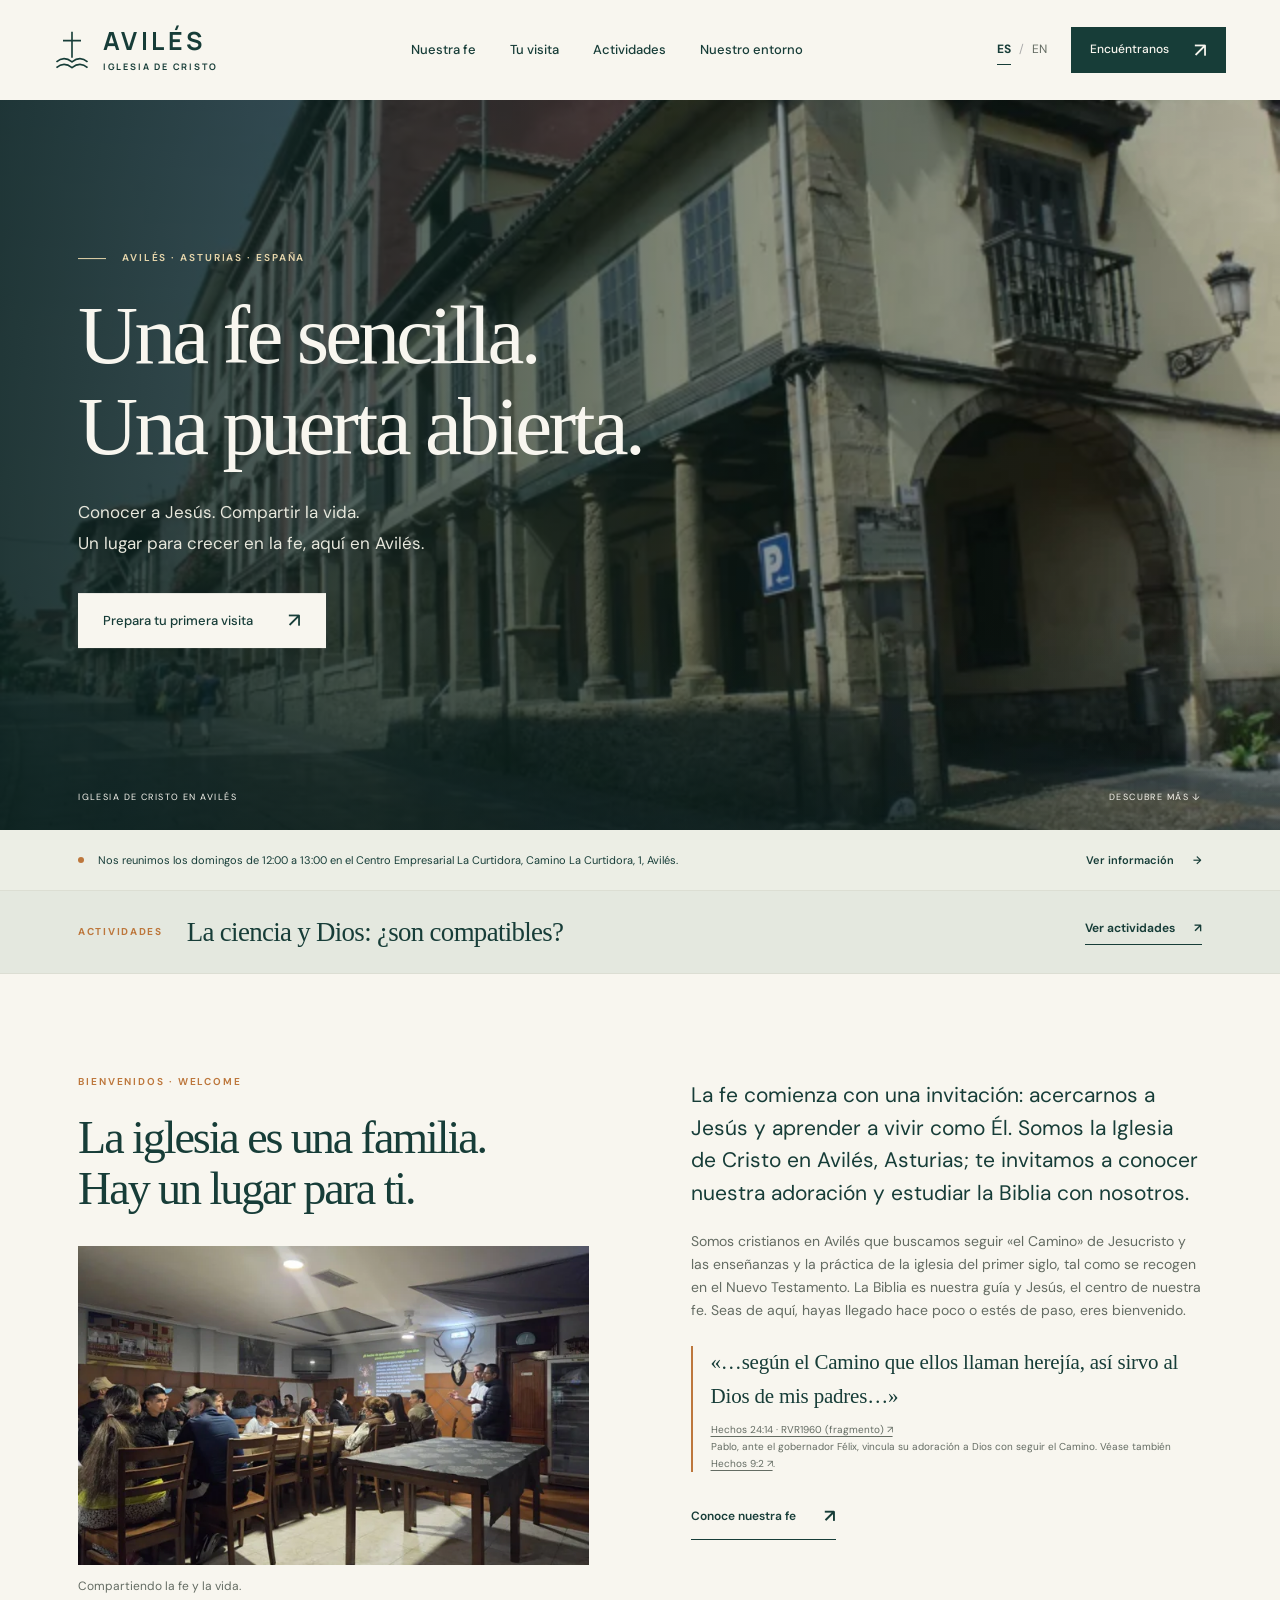
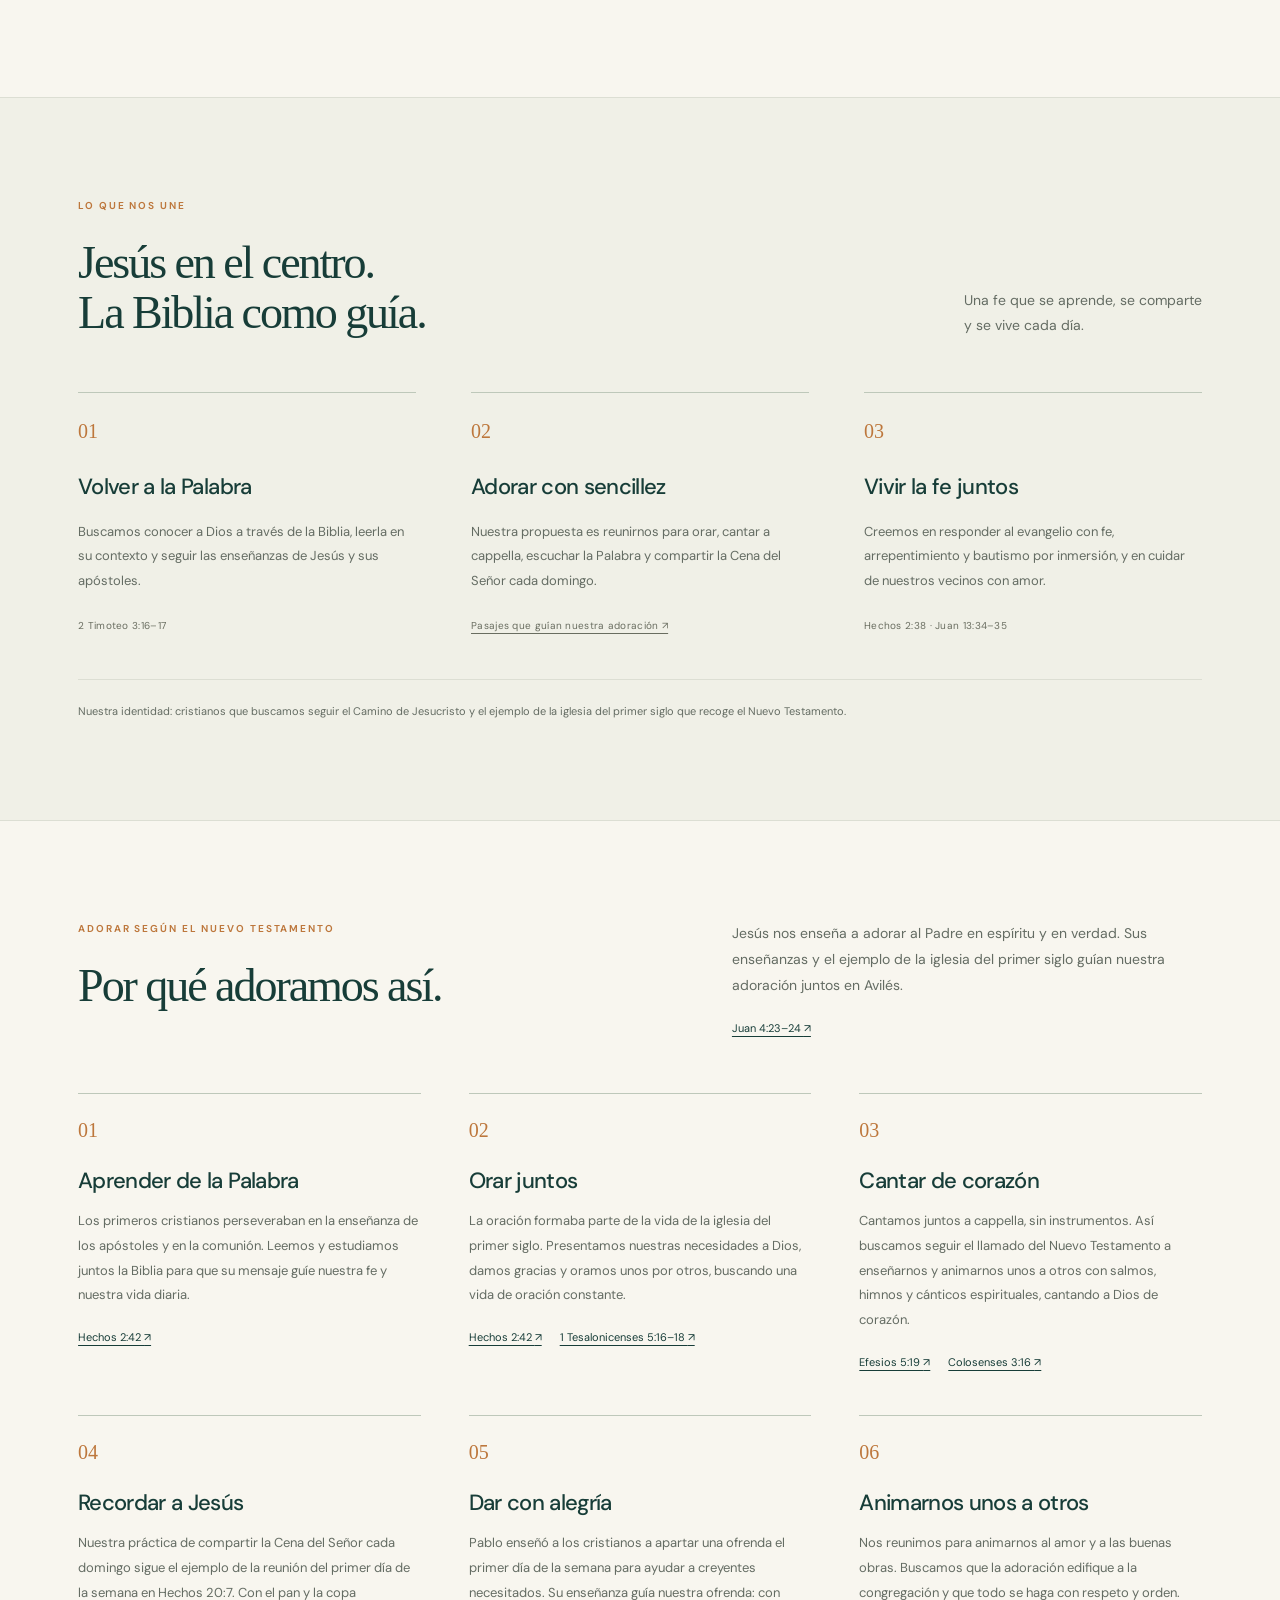
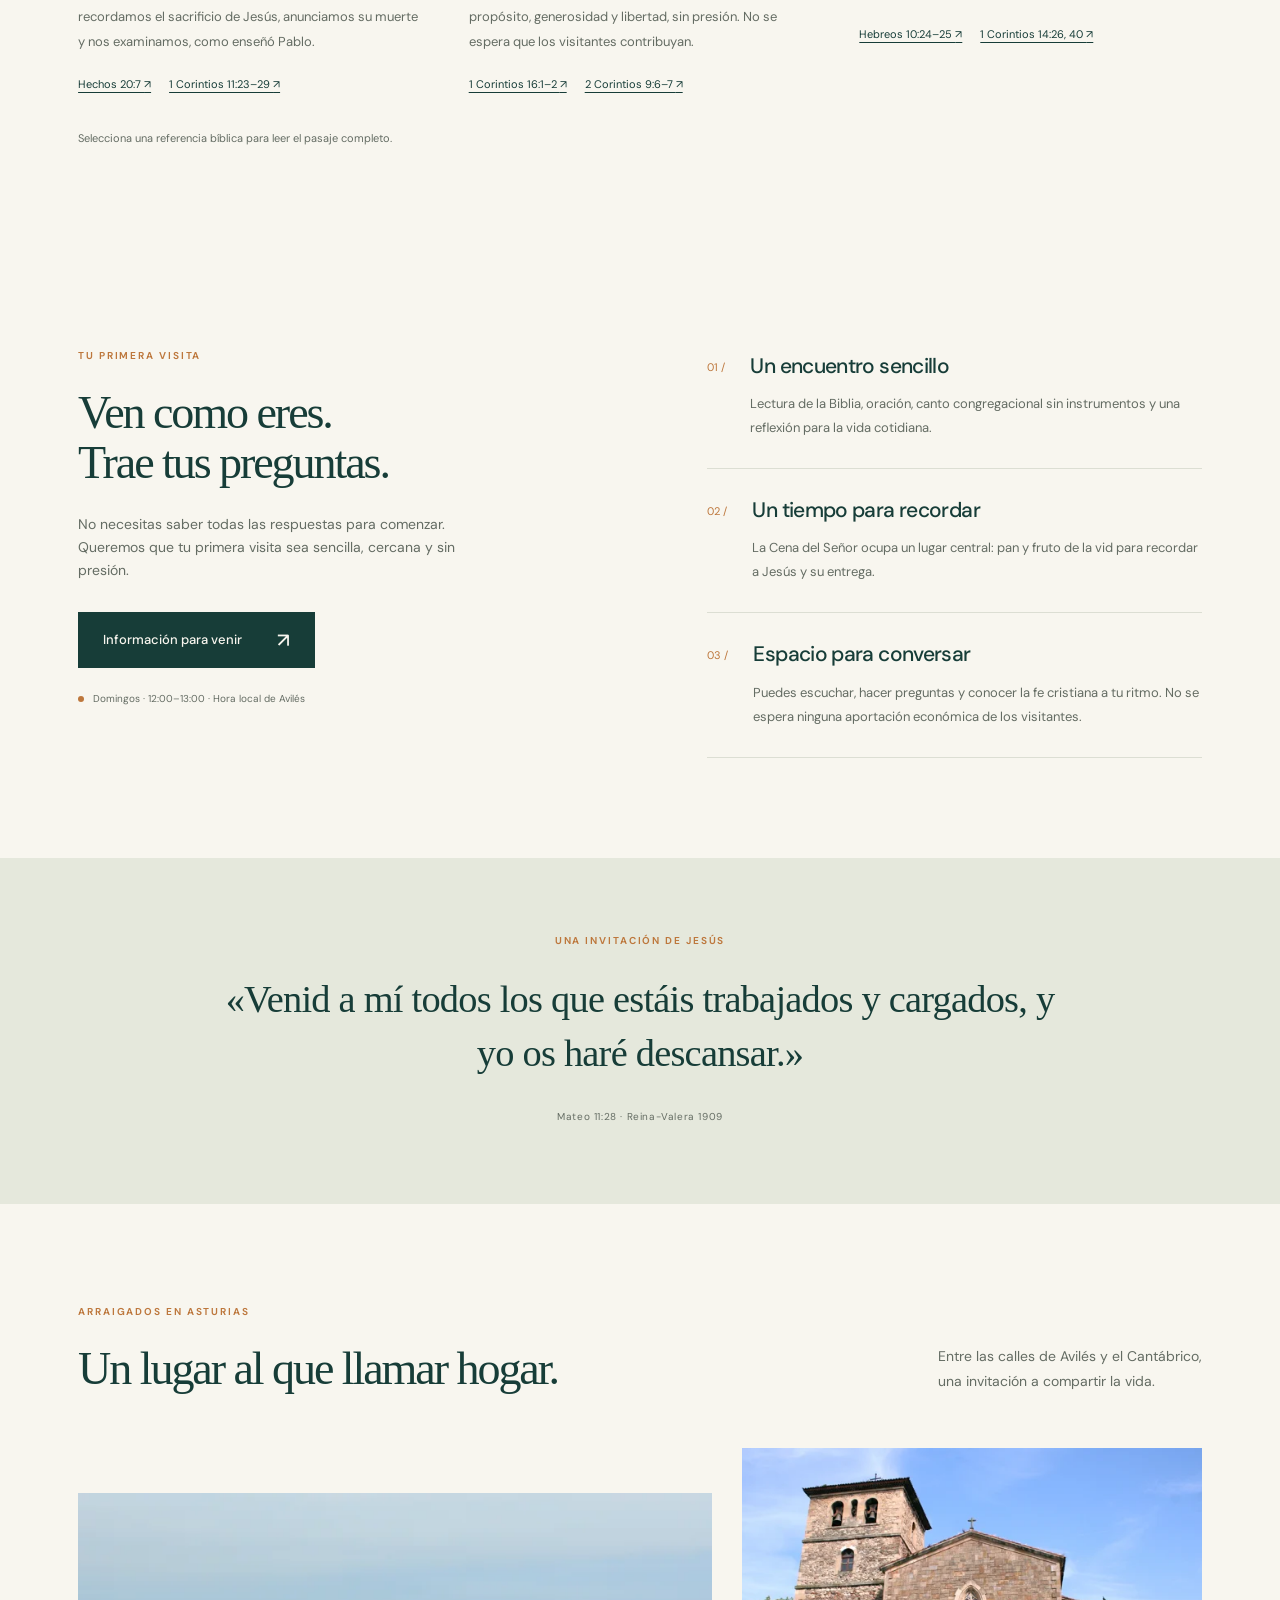
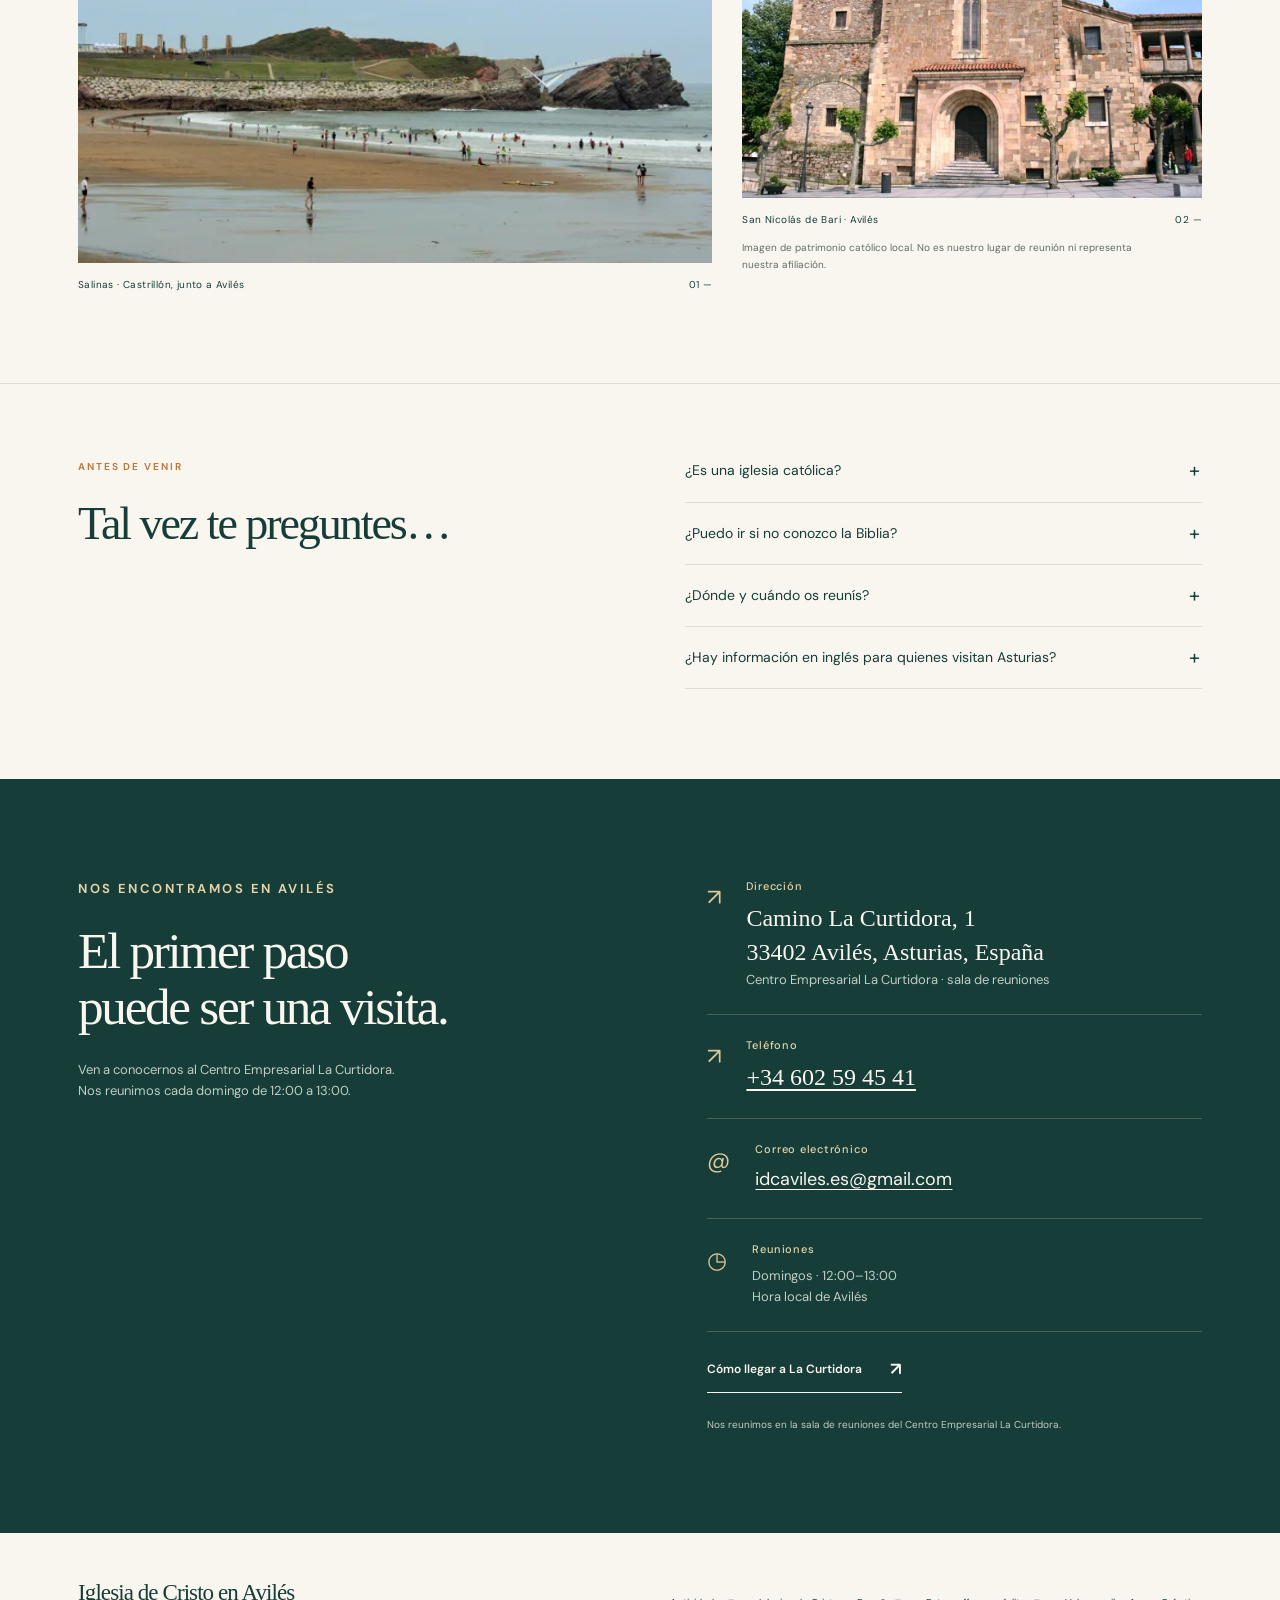
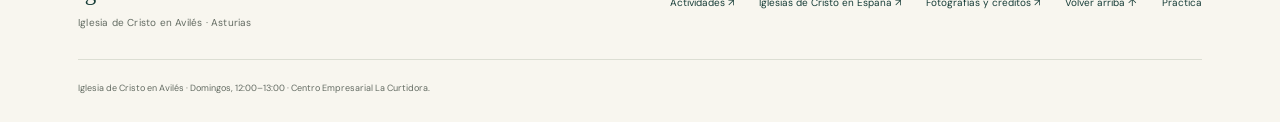
<file: index.html>
<!DOCTYPE html>

<html lang="es">
<head>
<meta charset="utf-8"/><meta content="width=device-width,initial-scale=1" name="viewport"/>
<title>Iglesia de Cristo en Avilés, Asturias | Domingos 12:00–13:00</title>
<meta content="Iglesia de Cristo en Avilés, Asturias. Culto los domingos de 12:00 a 13:00 en Centro Empresarial La Curtidora, Camino La Curtidora, 1. Ven a conocernos." name="description"/>
<meta content="#173d38" name="theme-color"/>
<link href="assets/mark.svg" rel="icon" type="image/svg+xml"/>
<link href="styles.css?v=seo-20261025" rel="stylesheet"/><script defer="" src="app.js?v=seo-20261025"></script>
<meta content="index,follow,max-image-preview:large" name="robots"/><link href="https://idc-aviles-asturias.org/" rel="canonical"/><link href="https://idc-aviles-asturias.org/" hreflang="es" rel="alternate"/><link href="https://idc-aviles-asturias.org/en/" hreflang="en" rel="alternate"/><link href="https://idc-aviles-asturias.org/" hreflang="x-default" rel="alternate"/><meta content="website" property="og:type"/><meta content="Iglesia de Cristo en Avilés" property="og:site_name"/><meta content="Iglesia de Cristo en Avilés, Asturias | Domingos 12:00–13:00" property="og:title"/><meta content="Iglesia de Cristo en Avilés, Asturias. Culto los domingos de 12:00 a 13:00 en Centro Empresarial La Curtidora, Camino La Curtidora, 1. Ven a conocernos." property="og:description"/><meta content="https://idc-aviles-asturias.org/" property="og:url"/><meta content="https://idc-aviles-asturias.org/assets/community-gathering.jpg" property="og:image"/><meta content="es_ES" property="og:locale"/><meta content="en_GB" property="og:locale:alternate"/><script type="application/ld+json">{"@context": "https://schema.org", "@type": ["Church", "Organization"], "@id": "https://idc-aviles-asturias.org/#church", "url": "https://idc-aviles-asturias.org/", "name": "Iglesia de Cristo en Avilés", "alternateName": "Avilés Church of Christ", "telephone": "+34602594541", "address": {"@type": "PostalAddress", "streetAddress": "Camino La Curtidora, 1", "addressLocality": "Avilés", "addressRegion": "Asturias", "addressCountry": "ES", "postalCode": "33402"}, "description": "Iglesia de Cristo en Avilés, Asturias. Culto los domingos de 12:00 a 13:00 en Centro Empresarial La Curtidora, Camino La Curtidora, 1. Ven a conocernos. Reuniones dominicales de 12:00 a 13:00, hora de Avilés.", "email": "idcaviles.es@gmail.com", "image": "https://idc-aviles-asturias.org/assets/community-gathering.jpg"}</script><script type="application/ld+json">{"@context": "https://schema.org", "@type": "WebPage", "url": "https://idc-aviles-asturias.org/", "name": "Iglesia de Cristo en Avilés, Asturias | Domingos 12:00–13:00", "description": "Iglesia de Cristo en Avilés, Asturias. Culto los domingos de 12:00 a 13:00 en Centro Empresarial La Curtidora, Camino La Curtidora, 1. Ven a conocernos.", "inLanguage": "es", "about": {"@id": "https://idc-aviles-asturias.org/#church"}}</script></head>
<body>
<a class="skip" data-i18n="skip" href="#main">Saltar al contenido</a>
<header>
<a aria-label="Iglesia de Cristo en Avilés" class="brand" href="#inicio"><svg aria-hidden="true" viewbox="0 0 44 52"><path d="M22 3v32M11 14h22M3 40q9-8 19 0 10-8 19 0M3 47q9-8 19 0 10-8 19 0"></path></svg><span>AVILÉS<span class="brand-sub" data-i18n="brandSub">IGLESIA DE CRISTO</span></span></a>
<nav aria-label="Principal" id="navigation"><a data-i18n="navFaith" href="#fe">Nuestra fe</a><a data-i18n="navVisit" href="#visita">Tu visita</a><a data-i18n="navActivities" href="activities.html">Actividades</a><a data-i18n="navPlace" href="#asturias">Nuestro entorno</a></nav>
<div class="header-actions"><div aria-label="Idioma / Language" class="languages"><a aria-current="page" data-lang="es" href="https://idc-aviles-asturias.org/" hreflang="es" lang="es">ES</a><span>/</span><a data-lang="en" href="https://idc-aviles-asturias.org/en/" hreflang="en" lang="en">EN</a></div><a class="button small" data-i18n="contact" href="#contacto">Encuéntranos <span>↗</span></a><button aria-controls="navigation" aria-expanded="false" aria-label="Abrir menú" class="menu" type="button">☰</button></div>
</header>
<main id="main">
<section class="hero" id="inicio">
<picture><source sizes="(max-width: 760px) 100vw, 50vw" srcset="assets/aviles-galiana-640.webp 640w, assets/aviles-galiana-1280.webp 1280w" type="image/webp"/><img alt="Soportales de la calle Galiana en el casco histórico de Avilés" class="hero-image" decoding="async" fetchpriority="high" height="2736" src="assets/aviles-galiana.jpg" width="3648"/></picture>
<div class="hero-shade"></div>
<div class="hero-content"><p class="eyebrow light"><span></span> AVILÉS · ASTURIAS · ESPAÑA</p><h1 data-i18n="heroTitle">Una fe sencilla.<br/>Una puerta abierta.</h1><p class="hero-copy" data-i18n="heroCopy">Conocer a Jesús. Compartir la vida.<br/>Un lugar para crecer en la fe, aquí en Avilés.</p><a class="button cream" data-i18n="heroCta" href="#visita">Prepara tu primera visita <span>↗</span></a></div>
<div class="hero-bottom"><span data-i18n="heroIdentity">IGLESIA DE CRISTO EN AVILÉS</span><a data-i18n="discover" href="#bienvenida">DESCUBRE MÁS ↓</a></div>
</section>
<div class="notice"><span class="dot"></span><p data-i18n="notice">Nos reunimos los domingos de 12:00 a 13:00 en el Centro Empresarial La Curtidora, Camino La Curtidora, 1, Avilés.</p><a data-i18n="noticeLink" href="#contacto">Ver información <span>→</span></a></div>
<aside aria-label="Actividades" class="conference-banner"><span class="conference-banner-label" data-i18n="activitiesBannerLabel">ACTIVIDADES</span><strong data-i18n="conferenceBannerTitle">La ciencia y Dios: ¿son compatibles?</strong><a data-i18n="activitiesBannerLink" href="activities.html">Ver actividades <span aria-hidden="true">↗</span></a></aside>
<section class="welcome section" id="bienvenida"><div><p class="eyebrow" data-i18n="welcomeLabel">BIENVENIDOS · WELCOME</p><h2 data-i18n="welcomeTitle">La iglesia es una familia.<br/>Hay un lugar para ti.</h2><figure class="welcome-photo"><picture><source sizes="(max-width: 760px) 100vw, 50vw" srcset="assets/community-gathering-640.webp 640w, assets/community-gathering-1280.webp 1280w" type="image/webp"/><img alt="Personas reunidas alrededor de mesas durante una charla" decoding="async" height="960" loading="lazy" src="assets/community-gathering.jpg" width="1280"/></picture><figcaption data-i18n="communityCaption">Compartiendo la fe y la vida.</figcaption></figure></div><div class="welcome-copy"><p class="lead" data-i18n="welcomeCopy">La fe comienza con una invitación: acercarnos a Jesús y aprender a vivir como Él. Somos la Iglesia de Cristo en Avilés, Asturias; te invitamos a conocer nuestra adoración y estudiar la Biblia con nosotros.</p><p data-i18n="welcomeMore">Somos cristianos en Avilés que buscamos seguir «el Camino» de Jesucristo y las enseñanzas y la práctica de la iglesia del primer siglo, tal como se recogen en el Nuevo Testamento. La Biblia es nuestra guía y Jesús, el centro de nuestra fe. Seas de aquí, hayas llegado hace poco o estés de paso, eres bienvenido.</p><div class="way-scripture" data-i18n="wayScripture"><blockquote>«…según el Camino que ellos llaman herejía, así sirvo al Dios de mis padres…»</blockquote><p><a href="https://www.biblegateway.com/passage/?search=Hechos+24%3A14&amp;version=RVR1960" rel="noopener noreferrer" target="_blank">Hechos 24:14 · RVR1960 (fragmento) ↗</a></p><p>Pablo, ante el gobernador Félix, vincula su adoración a Dios con seguir el Camino. Véase también <a href="https://www.biblegateway.com/passage/?search=Hechos+9%3A2&amp;version=RVR1960" rel="noopener noreferrer" target="_blank">Hechos 9:2 ↗</a>.</p></div><a class="text-link" data-i18n="welcomeLink" href="#fe">Conoce nuestra fe <span>↗</span></a></div></section>
<section class="faith section" id="fe"><div class="section-heading"><div><p class="eyebrow" data-i18n="faithLabel">LO QUE NOS UNE</p><h2 data-i18n="faithTitle">Jesús en el centro.<br/>La Biblia como guía.</h2></div><p data-i18n="faithIntro">Una fe que se aprende, se comparte<br/>y se vive cada día.</p></div><div class="beliefs"><article><span class="number">01</span><h3 data-i18n="belief1Title">Volver a la Palabra</h3><p data-i18n="belief1">Buscamos conocer a Dios a través de la Biblia, leerla en su contexto y seguir las enseñanzas de Jesús y sus apóstoles.</p><span class="reference">2 Timoteo 3:16–17</span></article><article><span class="number">02</span><h3 data-i18n="belief2Title">Adorar con sencillez</h3><p data-i18n="belief2">Nuestra propuesta es reunirnos para orar, cantar a cappella, escuchar la Palabra y compartir la Cena del Señor cada domingo.</p><a class="reference worship-jump" data-i18n="worshipJump" href="#adoracion">Pasajes que guían nuestra adoración ↗</a></article><article><span class="number">03</span><h3 data-i18n="belief3Title">Vivir la fe juntos</h3><p data-i18n="belief3">Creemos en responder al evangelio con fe, arrepentimiento y bautismo por inmersión, y en cuidar de nuestros vecinos con amor.</p><span class="reference">Hechos 2:38 · Juan 13:34–35</span></article></div><p class="identity-note" data-i18n="identityNote">Nuestra identidad: cristianos que buscamos seguir el Camino de Jesucristo y el ejemplo de la iglesia del primer siglo que recoge el Nuevo Testamento.</p></section>
<section aria-labelledby="worship-title" class="worship section" id="adoracion">
<div class="section-heading"><div><p class="eyebrow" data-i18n="worshipLabel">ADORAR SEGÚN EL NUEVO TESTAMENTO</p><h2 data-i18n="worshipTitle" id="worship-title">Por qué adoramos así.</h2></div><div class="worship-intro"><p data-i18n="worshipIntro">Jesús nos enseña a adorar al Padre en espíritu y en verdad. Sus enseñanzas y el ejemplo de la iglesia del primer siglo guían nuestra adoración juntos en Avilés.</p><p class="worship-references" data-i18n="worshipIntroRef"><a href="https://www.biblegateway.com/passage/?search=Juan+4%3A23-24&amp;version=RVR1960" rel="noopener noreferrer" target="_blank">Juan 4:23–24 <span aria-hidden="true">↗</span></a></p></div></div>
<div class="worship-grid">
<article><span aria-hidden="true" class="number">01</span><h3 data-i18n="worship1Title">Aprender de la Palabra</h3><p data-i18n="worship1Body">Los primeros cristianos perseveraban en la enseñanza de los apóstoles y en la comunión. Leemos y estudiamos juntos la Biblia para que su mensaje guíe nuestra fe y nuestra vida diaria.</p><p class="worship-references" data-i18n="worship1Refs"><a href="https://www.biblegateway.com/passage/?search=Hechos+2%3A42&amp;version=RVR1960" rel="noopener noreferrer" target="_blank">Hechos 2:42 <span aria-hidden="true">↗</span></a></p></article>
<article><span aria-hidden="true" class="number">02</span><h3 data-i18n="worship2Title">Orar juntos</h3><p data-i18n="worship2Body">La oración formaba parte de la vida de la iglesia del primer siglo. Presentamos nuestras necesidades a Dios, damos gracias y oramos unos por otros, buscando una vida de oración constante.</p><p class="worship-references" data-i18n="worship2Refs"><a href="https://www.biblegateway.com/passage/?search=Hechos+2%3A42&amp;version=RVR1960" rel="noopener noreferrer" target="_blank">Hechos 2:42 <span aria-hidden="true">↗</span></a> <a href="https://www.biblegateway.com/passage/?search=1+Tesalonicenses+5%3A16-18&amp;version=RVR1960" rel="noopener noreferrer" target="_blank">1 Tesalonicenses 5:16–18 <span aria-hidden="true">↗</span></a></p></article>
<article><span aria-hidden="true" class="number">03</span><h3 data-i18n="worship3Title">Cantar de corazón</h3><p data-i18n="worship3Body">Cantamos juntos a cappella, sin instrumentos. Así buscamos seguir el llamado del Nuevo Testamento a enseñarnos y animarnos unos a otros con salmos, himnos y cánticos espirituales, cantando a Dios de corazón.</p><p class="worship-references" data-i18n="worship3Refs"><a href="https://www.biblegateway.com/passage/?search=Efesios+5%3A19&amp;version=RVR1960" rel="noopener noreferrer" target="_blank">Efesios 5:19 <span aria-hidden="true">↗</span></a> <a href="https://www.biblegateway.com/passage/?search=Colosenses+3%3A16&amp;version=RVR1960" rel="noopener noreferrer" target="_blank">Colosenses 3:16 <span aria-hidden="true">↗</span></a></p></article>
<article><span aria-hidden="true" class="number">04</span><h3 data-i18n="worship4Title">Recordar a Jesús</h3><p data-i18n="worship4Body">Nuestra práctica de compartir la Cena del Señor cada domingo sigue el ejemplo de la reunión del primer día de la semana en Hechos 20:7. Con el pan y la copa recordamos el sacrificio de Jesús, anunciamos su muerte y nos examinamos, como enseñó Pablo.</p><p class="worship-references" data-i18n="worship4Refs"><a href="https://www.biblegateway.com/passage/?search=Hechos+20%3A7&amp;version=RVR1960" rel="noopener noreferrer" target="_blank">Hechos 20:7 <span aria-hidden="true">↗</span></a> <a href="https://www.biblegateway.com/passage/?search=1+Corintios+11%3A23-29&amp;version=RVR1960" rel="noopener noreferrer" target="_blank">1 Corintios 11:23–29 <span aria-hidden="true">↗</span></a></p></article>
<article><span aria-hidden="true" class="number">05</span><h3 data-i18n="worship5Title">Dar con alegría</h3><p data-i18n="worship5Body">Pablo enseñó a los cristianos a apartar una ofrenda el primer día de la semana para ayudar a creyentes necesitados. Su enseñanza guía nuestra ofrenda: con propósito, generosidad y libertad, sin presión. No se espera que los visitantes contribuyan.</p><p class="worship-references" data-i18n="worship5Refs"><a href="https://www.biblegateway.com/passage/?search=1+Corintios+16%3A1-2&amp;version=RVR1960" rel="noopener noreferrer" target="_blank">1 Corintios 16:1–2 <span aria-hidden="true">↗</span></a> <a href="https://www.biblegateway.com/passage/?search=2+Corintios+9%3A6-7&amp;version=RVR1960" rel="noopener noreferrer" target="_blank">2 Corintios 9:6–7 <span aria-hidden="true">↗</span></a></p></article>
<article><span aria-hidden="true" class="number">06</span><h3 data-i18n="worship6Title">Animarnos unos a otros</h3><p data-i18n="worship6Body">Nos reunimos para animarnos al amor y a las buenas obras. Buscamos que la adoración edifique a la congregación y que todo se haga con respeto y orden.</p><p class="worship-references" data-i18n="worship6Refs"><a href="https://www.biblegateway.com/passage/?search=Hebreos+10%3A24-25&amp;version=RVR1960" rel="noopener noreferrer" target="_blank">Hebreos 10:24–25 <span aria-hidden="true">↗</span></a> <a href="https://www.biblegateway.com/passage/?search=1+Corintios+14%3A26%2C+40&amp;version=RVR1960" rel="noopener noreferrer" target="_blank">1 Corintios 14:26, 40 <span aria-hidden="true">↗</span></a></p></article>
</div><p class="worship-read" data-i18n="worshipRead">Selecciona una referencia bíblica para leer el pasaje completo.</p></section>
<section class="visit section" id="visita"><div class="visit-intro"><p class="eyebrow" data-i18n="visitLabel">TU PRIMERA VISITA</p><h2 data-i18n="visitTitle">Ven como eres.<br/>Trae tus preguntas.</h2><p data-i18n="visitCopy">No necesitas saber todas las respuestas para comenzar. Queremos que tu primera visita sea sencilla, cercana y sin presión.</p><a class="button" data-i18n="visitCta" href="#contacto">Información para venir <span>↗</span></a><div class="pending"><span class="dot"></span><span data-i18n="visitPending">Domingos · 12:00–13:00 · Hora local de Avilés</span></div></div><div class="visit-list"><article><span>01 /</span><div><h3 data-i18n="expect1Title">Un encuentro sencillo</h3><p data-i18n="expect1">Lectura de la Biblia, oración, canto congregacional sin instrumentos y una reflexión para la vida cotidiana.</p></div></article><article><span>02 /</span><div><h3 data-i18n="expect2Title">Un tiempo para recordar</h3><p data-i18n="expect2">La Cena del Señor ocupa un lugar central: pan y fruto de la vid para recordar a Jesús y su entrega.</p></div></article><article><span>03 /</span><div><h3 data-i18n="expect3Title">Espacio para conversar</h3><p data-i18n="expect3">Puedes escuchar, hacer preguntas y conocer la fe cristiana a tu ritmo. No se espera ninguna aportación económica de los visitantes.</p></div></article></div></section>
<section class="scripture"><span class="eyebrow" data-i18n="scriptureLabel">UNA INVITACIÓN DE JESÚS</span><blockquote data-i18n="scripture">«Venid a mí todos los que estáis trabajados y cargados, y yo os haré descansar.»</blockquote><cite data-i18n="scriptureRef">Mateo 11:28 · Reina-Valera 1909</cite></section>
<section class="region section" id="asturias"><div class="section-heading"><div><p class="eyebrow" data-i18n="regionLabel">ARRAIGADOS EN ASTURIAS</p><h2 data-i18n="regionTitle">Un lugar al que llamar hogar.</h2></div><p data-i18n="regionIntro">Entre las calles de Avilés y el Cantábrico,<br/>una invitación a compartir la vida.</p></div><div class="region-grid"><figure class="coast-photo"><picture><source sizes="(max-width: 760px) 100vw, 50vw" srcset="assets/salinas-coast-640.webp 640w, assets/salinas-coast-1280.webp 1280w" type="image/webp"/><img alt="La Peñona, playa de Salinas, Castrillón, cerca de Avilés" decoding="async" height="2723" loading="lazy" src="assets/salinas-coast.jpg" width="5184"/></picture><figcaption><span data-i18n="coastCaption">Salinas · Castrillón, junto a Avilés</span><span>01 —</span></figcaption></figure><figure class="heritage-photo"><picture><source sizes="(max-width: 760px) 100vw, 50vw" srcset="assets/aviles-san-nicolas-heritage-640.webp 640w, assets/aviles-san-nicolas-heritage-1280.webp 1280w" type="image/webp"/><img alt="San Nicolás de Bari, iglesia católica histórica de Avilés" decoding="async" height="1333" loading="lazy" src="assets/aviles-san-nicolas-heritage.jpg" width="1999"/></picture><figcaption><span data-i18n="heritageCaption">San Nicolás de Bari · Avilés</span><span>02 —</span></figcaption><p class="image-note" data-i18n="heritageNote">Imagen de patrimonio católico local. No es nuestro lugar de reunión ni representa nuestra afiliación.</p></figure></div></section>
<section class="questions section"><div><p class="eyebrow" data-i18n="faqLabel">ANTES DE VENIR</p><h2 data-i18n="faqTitle">Tal vez te preguntes…</h2></div><div class="faq-list"><details><summary data-i18n="q1">¿Es una iglesia católica?</summary><p data-i18n="a1">Somos cristianos que buscamos seguir el Camino de Jesucristo y las enseñanzas y la práctica de la iglesia del primer siglo que recoge el Nuevo Testamento. Cada congregación es autónoma. Respetamos a nuestros vecinos de otras tradiciones y buscamos seguir el Nuevo Testamento.</p></details><details><summary data-i18n="q2">¿Puedo ir si no conozco la Biblia?</summary><p data-i18n="a2">Sí. No hace falta tener experiencia previa ni ser miembro. Queremos ofrecer un espacio para escuchar, aprender y hacer preguntas con respeto.</p></details><details><summary data-i18n="q3">¿Dónde y cuándo os reunís?</summary><p data-i18n="a3">Nos reunimos los domingos de 12:00 a 13:00 (hora local de Avilés) en la sala de reuniones del Centro Empresarial La Curtidora, Camino La Curtidora, 1, 33402 Avilés, Asturias. Puedes llamarnos al +34 602 59 45 41 o escribir a idcaviles.es@gmail.com. Las fotografías de iglesias históricas de la región no muestran nuestro lugar de reunión.</p></details><details><summary data-i18n="q4">¿Hay información en inglés para quienes visitan Asturias?</summary><p data-i18n="a4">Sí. Selecciona EN en la parte superior de esta página para ver la información en inglés. Ponte en contacto con nosotros para consultar el idioma de las reuniones y las posibilidades de interpretación.</p></details></div></section>
<section class="contact section" id="contacto"><div><p class="eyebrow light" data-i18n="contactLabel">NOS ENCONTRAMOS EN AVILÉS</p><h2 data-i18n="contactTitle">El primer paso<br/>puede ser una visita.</h2><p data-i18n="contactCopy">Ven a conocernos al Centro Empresarial La Curtidora.<br/>Nos reunimos cada domingo de 12:00 a 13:00.</p></div><div class="contact-details"><div><span class="contact-icon">↗</span><div><h3 data-i18n="addressLabel">Dirección</h3><p class="contact-value" data-i18n="address">Camino La Curtidora, 1<br/>33402 Avilés, Asturias, España</p><p data-i18n="meetingPlace">Centro Empresarial La Curtidora · sala de reuniones</p></div></div><div><span class="contact-icon">↗</span><div><h3 data-i18n="phoneLabel">Teléfono</h3><p class="contact-value" data-i18n="phone"><a href="tel:+34602594541">+34 602 59 45 41</a></p></div></div><div><span class="contact-icon">@</span><div><h3 data-i18n="emailLabel">Correo electrónico</h3><p class="contact-email" data-i18n="email"><a href="mailto:idcaviles.es@gmail.com">idcaviles.es@gmail.com</a></p></div></div><div><span class="contact-icon">◷</span><div><h3 data-i18n="scheduleLabel">Reuniones</h3><p data-i18n="schedule">Domingos · 12:00–13:00<br/>Hora local de Avilés</p></div></div><a class="text-link" data-i18n="map" href="https://www.google.com/maps/search/?api=1&amp;query=Centro+Empresarial+La+Curtidora%2C+Camino+La+Curtidora+1%2C+33402+Avil%C3%A9s" rel="noopener noreferrer" target="_blank">Cómo llegar a La Curtidora <span>↗</span></a><p class="map-note" data-i18n="mapNote">Nos reunimos en la sala de reuniones del Centro Empresarial La Curtidora.</p></div></section>
</main>
<footer><a class="footer-brand" href="#inicio"><strong data-i18n="brandName" style="font-weight:inherit">Iglesia de Cristo en Avilés</strong><span data-i18n="footerSub">Iglesia de Cristo en Avilés · Asturias</span></a><div class="footer-links"><a data-i18n="activitiesLink" href="activities.html">Actividades ↗</a><a data-i18n="researchLink" href="research.html">Iglesias de Cristo en España ↗</a><a data-i18n="creditsLink" href="credits.html">Fotografías y créditos ↗</a><a data-i18n="backTop" href="#inicio">Volver arriba ↑</a><a data-i18n="navPractice" href="practica.html">Práctica</a></div><p data-i18n="footerNote">Iglesia de Cristo en Avilés · Domingos, 12:00–13:00 · Centro Empresarial La Curtidora.</p></footer>
</body></html>
</file>
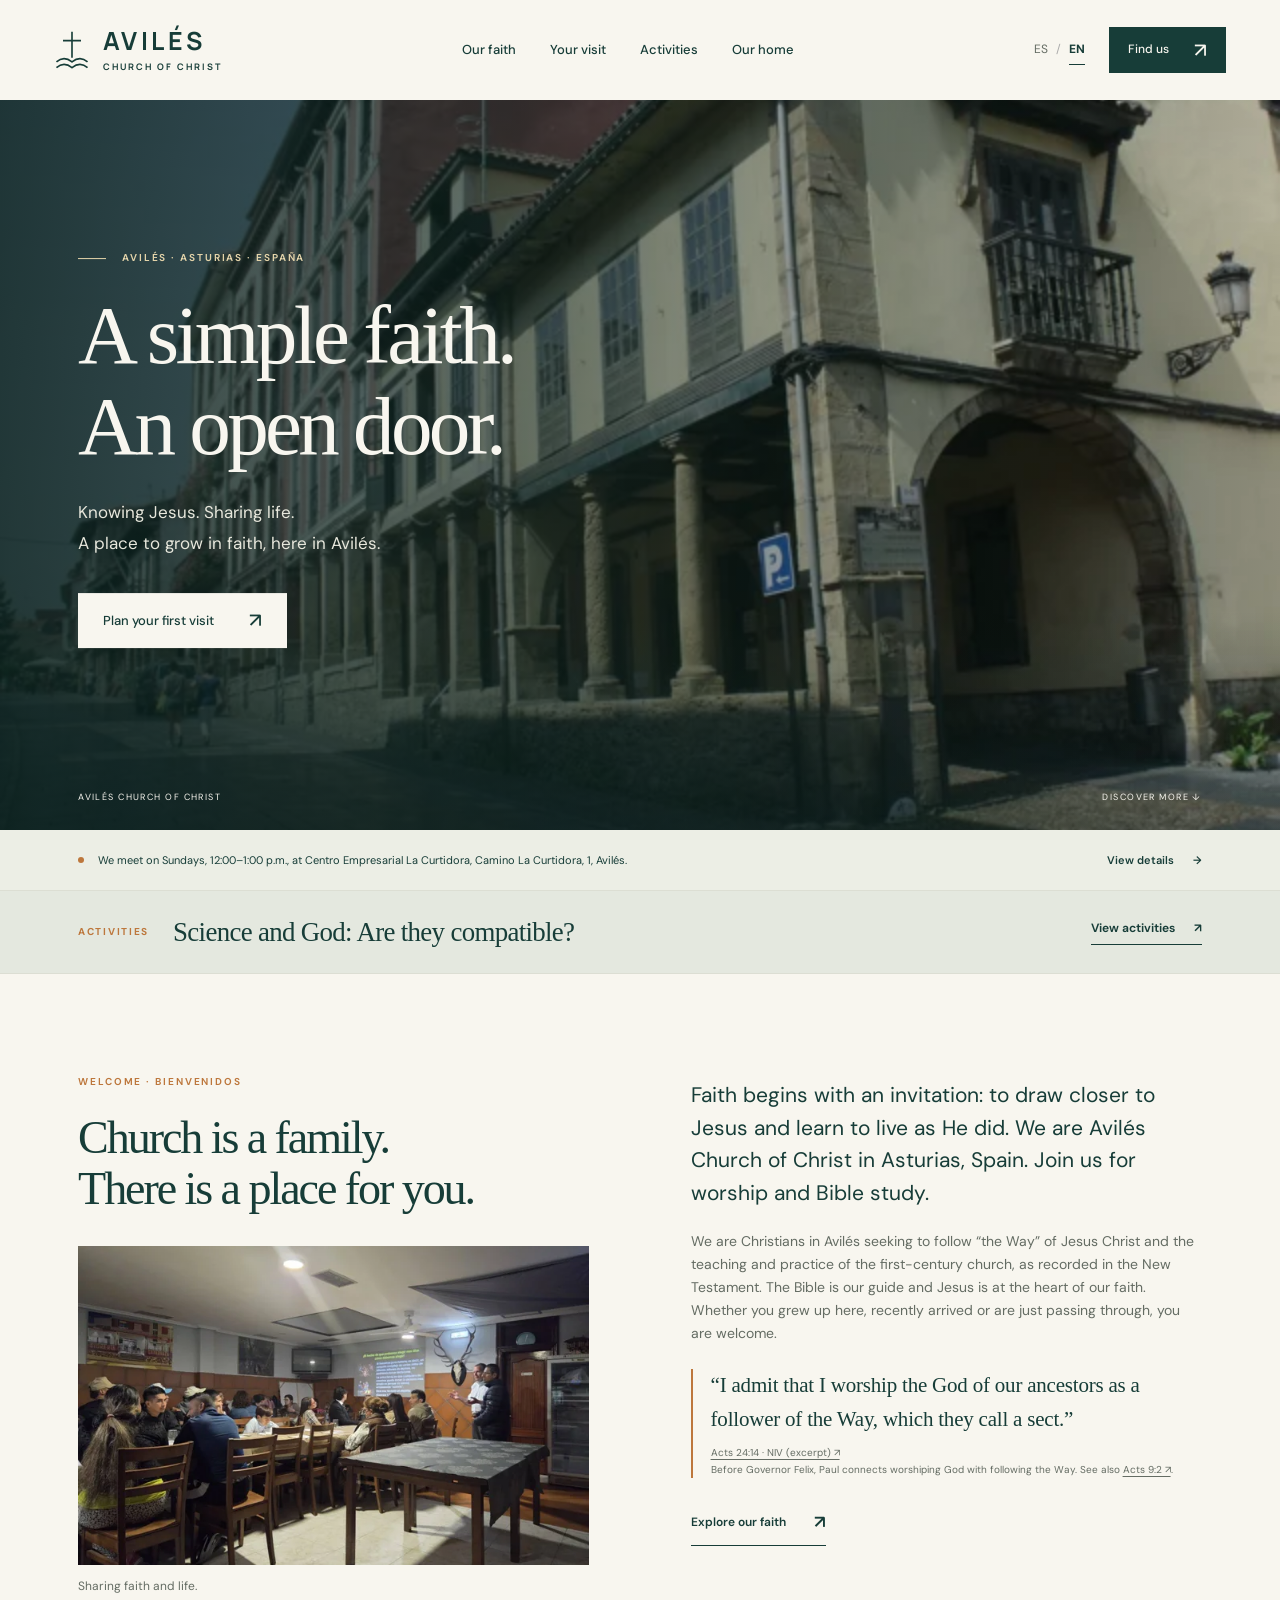
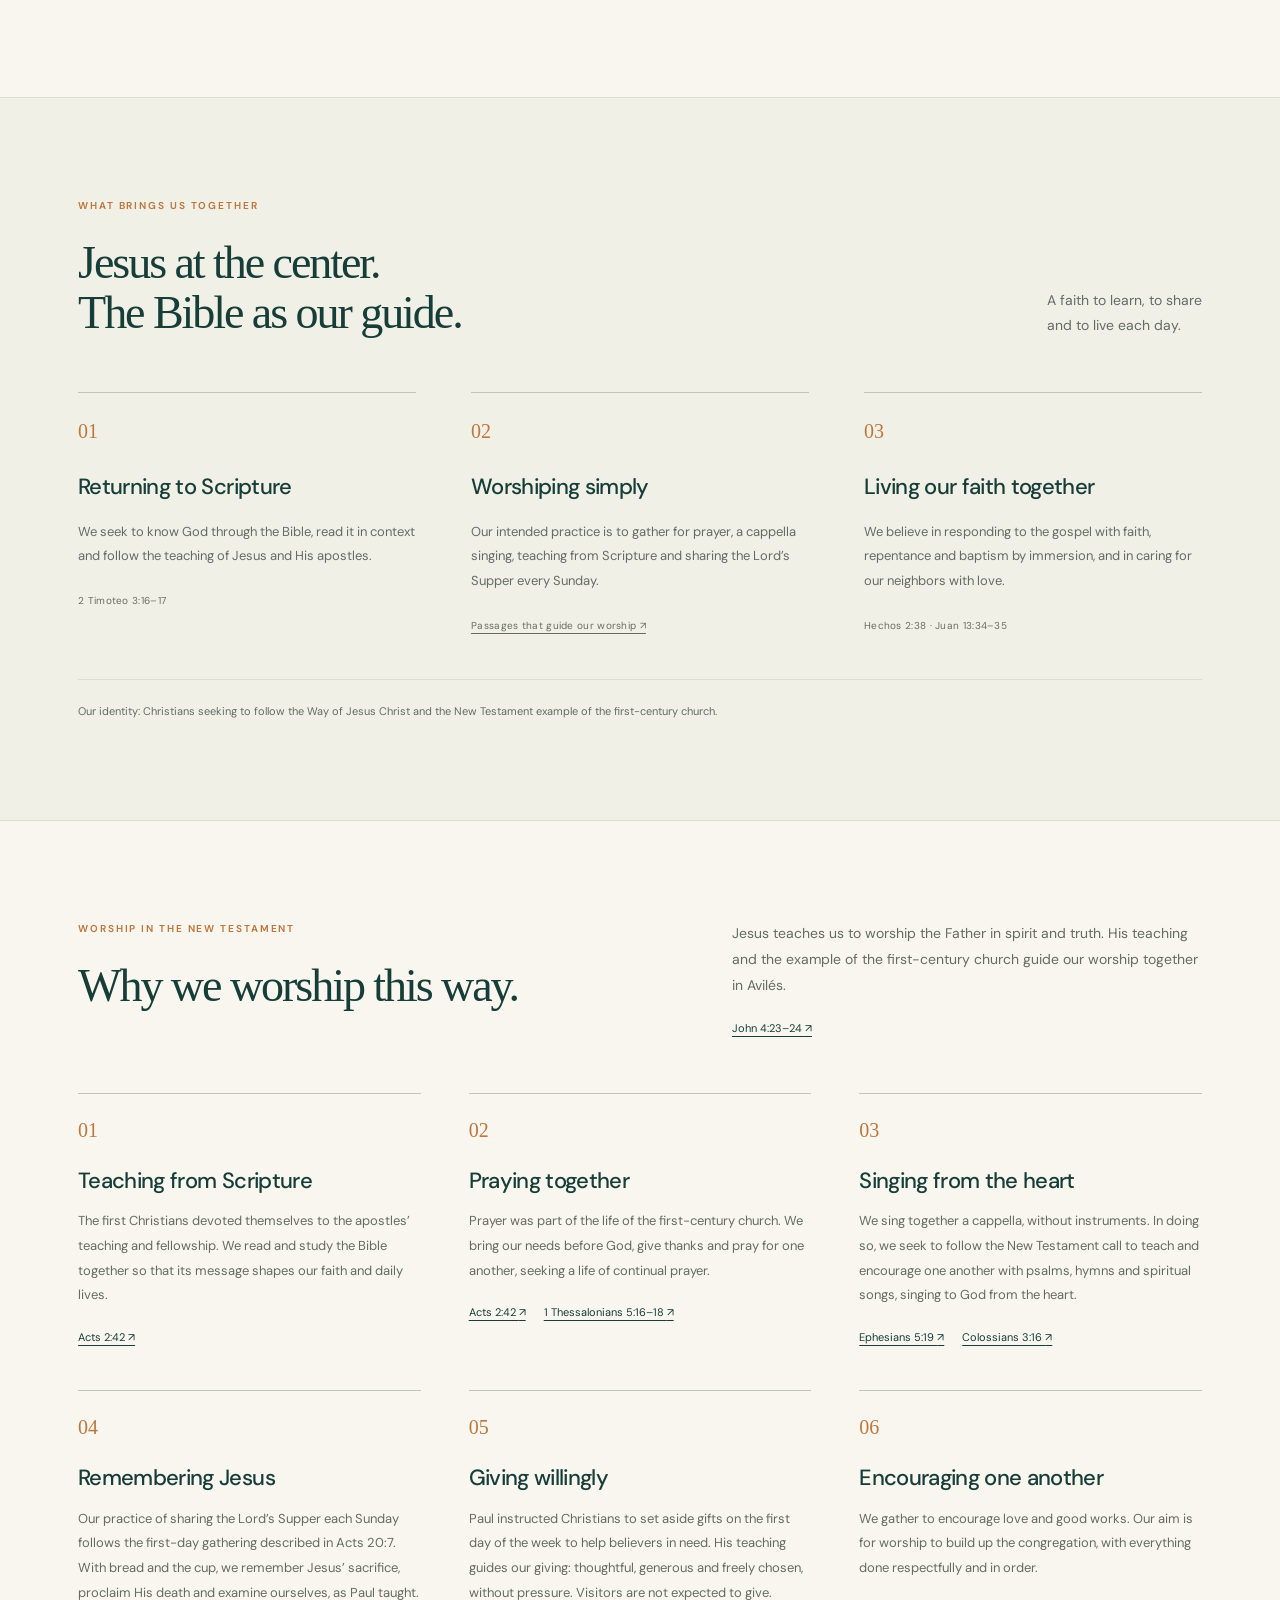
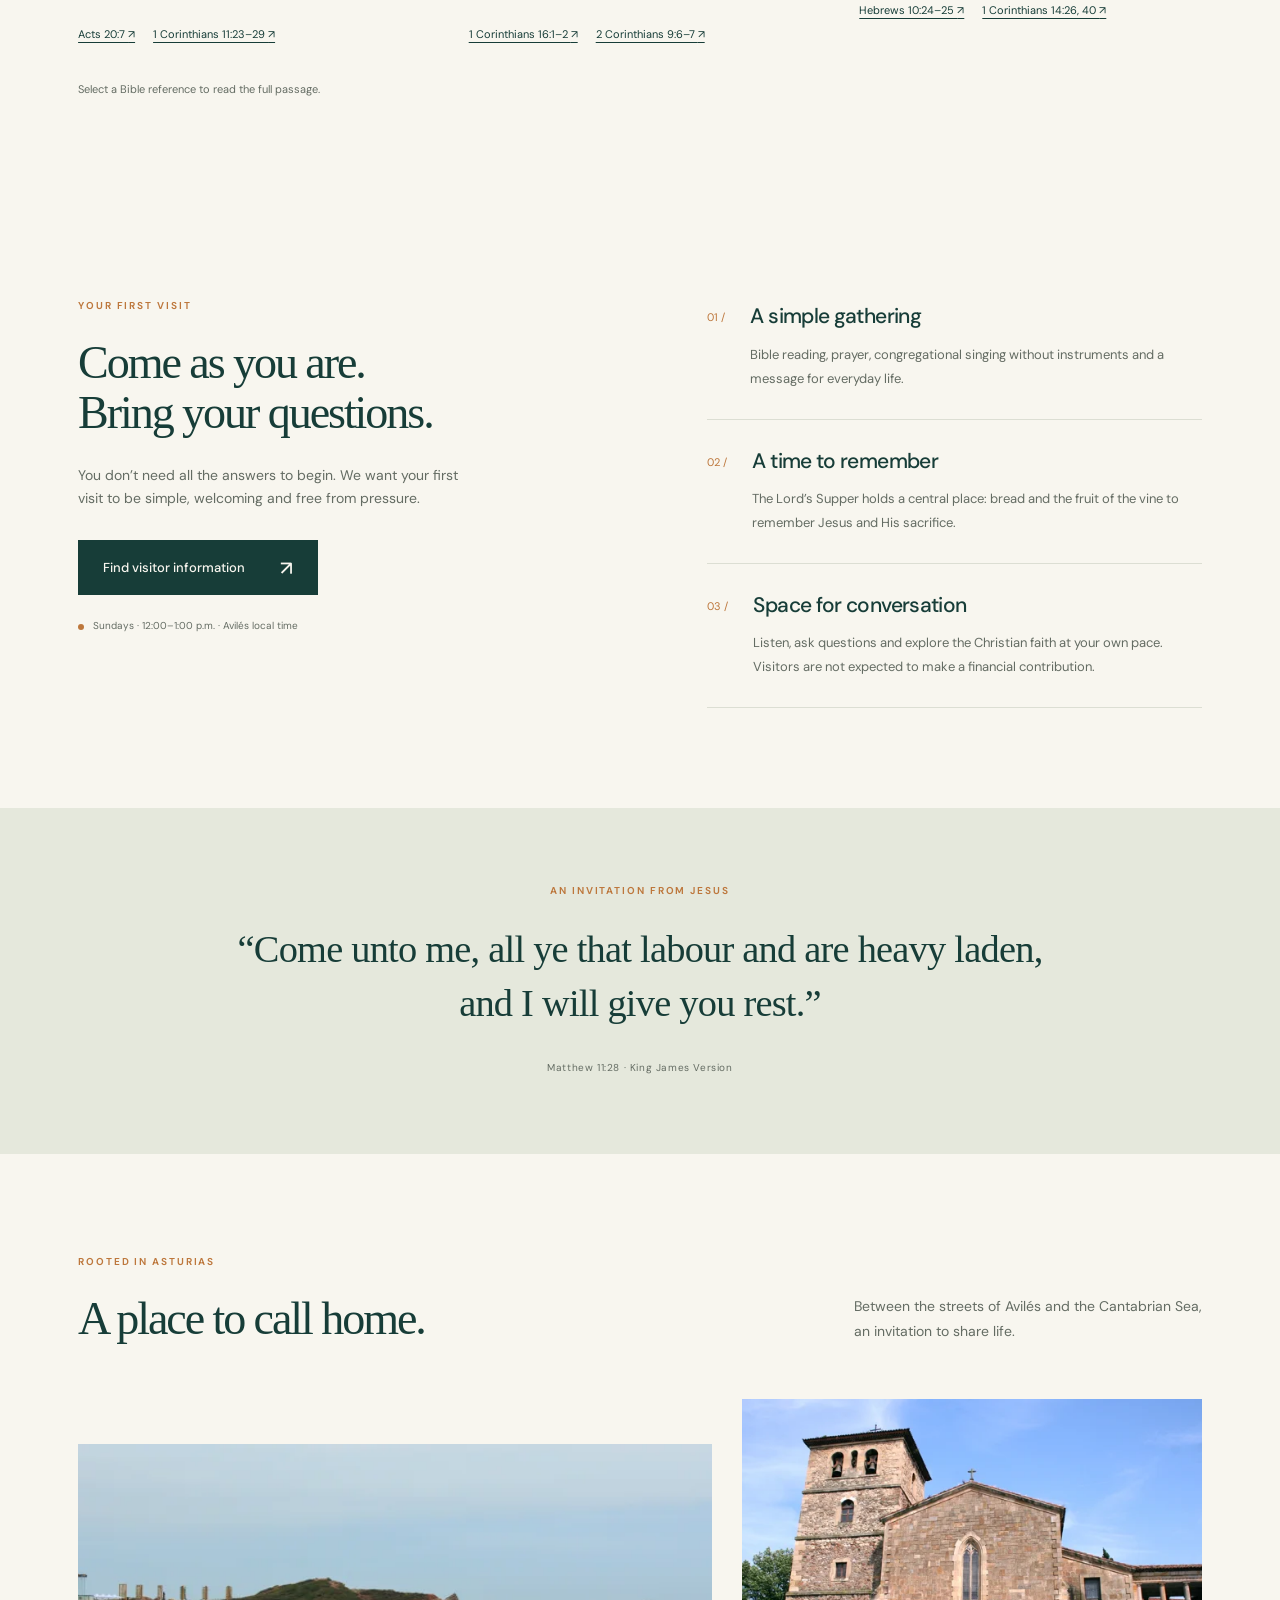
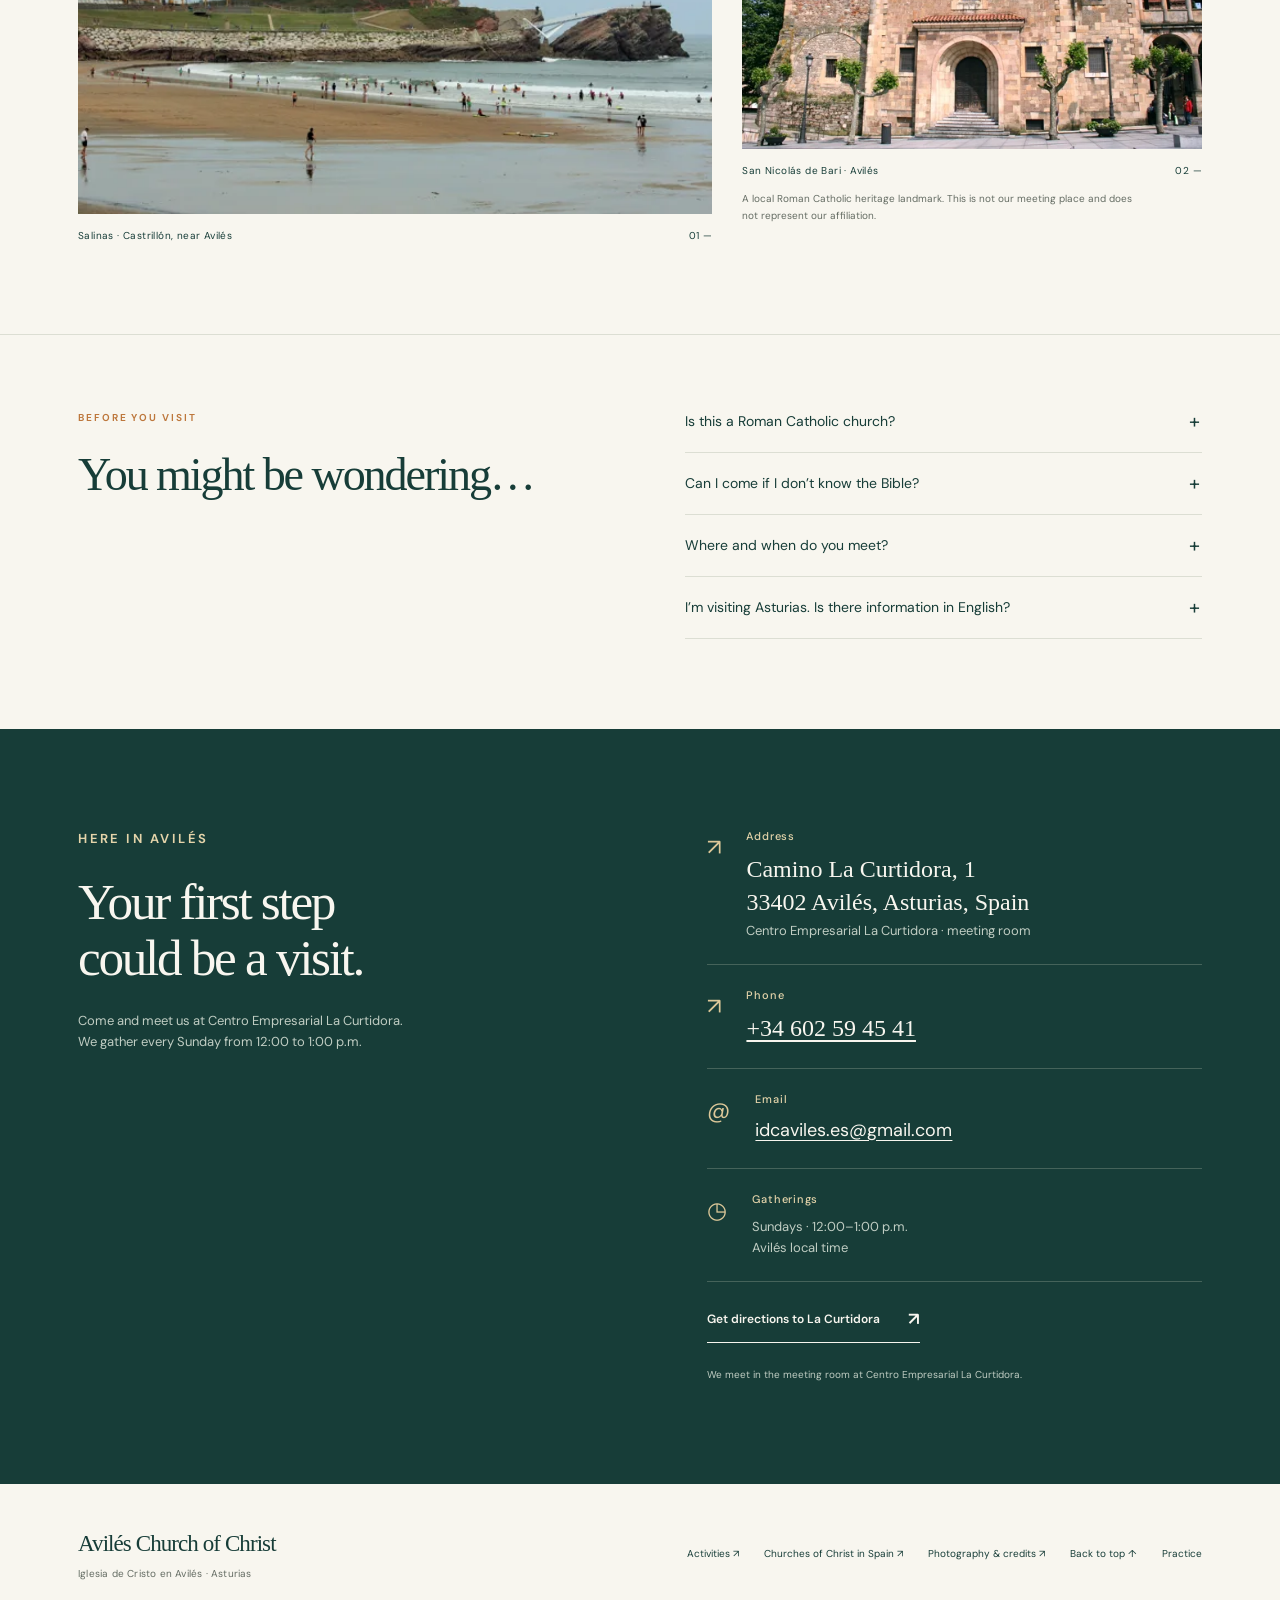
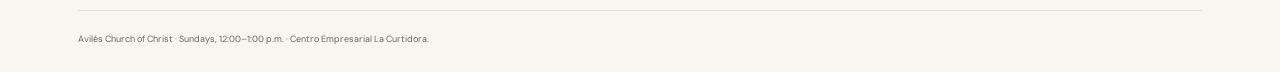
<file: en/index.html>
<!DOCTYPE html>

<html lang="en">
<head>
<meta charset="utf-8"/><meta content="width=device-width,initial-scale=1" name="viewport"/>
<title>Avilés Church of Christ, Asturias | Sunday Worship 12–1 p.m.</title>
<meta content="Visit Avilés Church of Christ in Asturias, Spain. Sunday worship, 12–1 p.m., at Centro Empresarial La Curtidora, Camino La Curtidora, 1. Everyone is welcome." name="description"/>
<meta content="#173d38" name="theme-color"/>
<link href="../assets/mark.svg" rel="icon" type="image/svg+xml"/>
<link href="../styles.css?v=seo-20261025" rel="stylesheet"/><script defer="" src="../app.js?v=seo-20261025"></script>
<meta content="index,follow,max-image-preview:large" name="robots"/><link href="https://idc-aviles-asturias.org/en/" rel="canonical"/><link href="https://idc-aviles-asturias.org/" hreflang="es" rel="alternate"/><link href="https://idc-aviles-asturias.org/en/" hreflang="en" rel="alternate"/><link href="https://idc-aviles-asturias.org/" hreflang="x-default" rel="alternate"/><meta content="website" property="og:type"/><meta content="Iglesia de Cristo en Avilés" property="og:site_name"/><meta content="Avilés Church of Christ, Asturias | Sunday Worship 12–1 p.m." property="og:title"/><meta content="Visit Avilés Church of Christ in Asturias, Spain. Sunday worship, 12–1 p.m., at Centro Empresarial La Curtidora, Camino La Curtidora, 1. Everyone is welcome." property="og:description"/><meta content="https://idc-aviles-asturias.org/en/" property="og:url"/><meta content="https://idc-aviles-asturias.org/assets/community-gathering.jpg" property="og:image"/><meta content="en_GB" property="og:locale"/><meta content="es_ES" property="og:locale:alternate"/><script type="application/ld+json">{"@context": "https://schema.org", "@type": ["Church", "Organization"], "@id": "https://idc-aviles-asturias.org/#church", "url": "https://idc-aviles-asturias.org/", "name": "Iglesia de Cristo en Avilés", "alternateName": "Avilés Church of Christ", "telephone": "+34602594541", "address": {"@type": "PostalAddress", "streetAddress": "Camino La Curtidora, 1", "addressLocality": "Avilés", "addressRegion": "Asturias", "addressCountry": "ES", "postalCode": "33402"}, "description": "Iglesia de Cristo en Avilés, Asturias. Culto los domingos de 12:00 a 13:00 en Centro Empresarial La Curtidora, Camino La Curtidora, 1. Ven a conocernos. Reuniones dominicales de 12:00 a 13:00, hora de Avilés.", "email": "idcaviles.es@gmail.com", "image": "https://idc-aviles-asturias.org/assets/community-gathering.jpg"}</script><script type="application/ld+json">{"@context": "https://schema.org", "@type": "WebPage", "url": "https://idc-aviles-asturias.org/en/", "name": "Avilés Church of Christ, Asturias | Sunday Worship 12–1 p.m.", "description": "Visit Avilés Church of Christ in Asturias, Spain. Sunday worship, 12–1 p.m., at Centro Empresarial La Curtidora, Camino La Curtidora, 1. Everyone is welcome.", "inLanguage": "en", "about": {"@id": "https://idc-aviles-asturias.org/#church"}}</script></head>
<body>
<a class="skip" data-i18n="skip" href="#main">Skip to content</a>
<header>
<a aria-label="Avilés Church of Christ" class="brand" href="#inicio"><svg aria-hidden="true" viewbox="0 0 44 52"><path d="M22 3v32M11 14h22M3 40q9-8 19 0 10-8 19 0M3 47q9-8 19 0 10-8 19 0"></path></svg><span>AVILÉS<span class="brand-sub" data-i18n="brandSub">CHURCH OF CHRIST</span></span></a>
<nav aria-label="Main navigation" id="navigation"><a data-i18n="navFaith" href="#fe">Our faith</a><a data-i18n="navVisit" href="#visita">Your visit</a><a data-i18n="navActivities" href="activities.html">Activities</a><a data-i18n="navPlace" href="#asturias">Our home</a></nav>
<div class="header-actions"><div aria-label="Idioma / Language" class="languages"><a data-lang="es" href="https://idc-aviles-asturias.org/" hreflang="es" lang="es">ES</a><span>/</span><a aria-current="page" data-lang="en" href="https://idc-aviles-asturias.org/en/" hreflang="en" lang="en">EN</a></div><a class="button small" data-i18n="contact" href="#contacto">Find us <span>↗</span></a><button aria-controls="navigation" aria-expanded="false" aria-label="Open menu" class="menu" type="button">☰</button></div>
</header>
<main id="main">
<section class="hero" id="inicio">
<picture><source sizes="(max-width: 760px) 100vw, 50vw" srcset="../assets/aviles-galiana-640.webp 640w, ../assets/aviles-galiana-1280.webp 1280w" type="image/webp"/><img alt="Arcaded buildings on Calle Galiana in Avilés old town" class="hero-image" decoding="async" fetchpriority="high" height="2736" src="../assets/aviles-galiana.jpg" width="3648"/></picture>
<div class="hero-shade"></div>
<div class="hero-content"><p class="eyebrow light"><span></span> AVILÉS · ASTURIAS · ESPAÑA</p><h1 data-i18n="heroTitle">A simple faith.<br/>An open door.</h1><p class="hero-copy" data-i18n="heroCopy">Knowing Jesus. Sharing life.<br/>A place to grow in faith, here in Avilés.</p><a class="button cream" data-i18n="heroCta" href="#visita">Plan your first visit <span>↗</span></a></div>
<div class="hero-bottom"><span data-i18n="heroIdentity">AVILÉS CHURCH OF CHRIST</span><a data-i18n="discover" href="#bienvenida">DISCOVER MORE ↓</a></div>
</section>
<div class="notice"><span class="dot"></span><p data-i18n="notice">We meet on Sundays, 12:00–1:00 p.m., at Centro Empresarial La Curtidora, Camino La Curtidora, 1, Avilés.</p><a data-i18n="noticeLink" href="#contacto">View details <span>→</span></a></div>
<aside aria-label="Actividades" class="conference-banner"><span class="conference-banner-label" data-i18n="activitiesBannerLabel">ACTIVITIES</span><strong data-i18n="conferenceBannerTitle">Science and God: Are they compatible?</strong><a data-i18n="activitiesBannerLink" href="activities.html">View activities <span aria-hidden="true">↗</span></a></aside>
<section class="welcome section" id="bienvenida"><div><p class="eyebrow" data-i18n="welcomeLabel">WELCOME · BIENVENIDOS</p><h2 data-i18n="welcomeTitle">Church is a family.<br/>There is a place for you.</h2><figure class="welcome-photo"><picture><source sizes="(max-width: 760px) 100vw, 50vw" srcset="../assets/community-gathering-640.webp 640w, ../assets/community-gathering-1280.webp 1280w" type="image/webp"/><img alt="People gathered around tables during a talk" decoding="async" height="960" loading="lazy" src="../assets/community-gathering.jpg" width="1280"/></picture><figcaption data-i18n="communityCaption">Sharing faith and life.</figcaption></figure></div><div class="welcome-copy"><p class="lead" data-i18n="welcomeCopy">Faith begins with an invitation: to draw closer to Jesus and learn to live as He did. We are Avilés Church of Christ in Asturias, Spain. Join us for worship and Bible study.</p><p data-i18n="welcomeMore">We are Christians in Avilés seeking to follow “the Way” of Jesus Christ and the teaching and practice of the first-century church, as recorded in the New Testament. The Bible is our guide and Jesus is at the heart of our faith. Whether you grew up here, recently arrived or are just passing through, you are welcome.</p><div class="way-scripture" data-i18n="wayScripture"><blockquote>“I admit that I worship the God of our ancestors as a follower of the Way, which they call a sect.”</blockquote><p><a href="https://www.biblegateway.com/passage/?search=Acts+24%3A14&amp;version=NIV" rel="noopener noreferrer" target="_blank">Acts 24:14 · NIV (excerpt) ↗</a></p><p>Before Governor Felix, Paul connects worshiping God with following the Way. See also <a href="https://www.biblegateway.com/passage/?search=Acts+9%3A2&amp;version=KJV" rel="noopener noreferrer" target="_blank">Acts 9:2 ↗</a>.</p></div><a class="text-link" data-i18n="welcomeLink" href="#fe">Explore our faith <span>↗</span></a></div></section>
<section class="faith section" id="fe"><div class="section-heading"><div><p class="eyebrow" data-i18n="faithLabel">WHAT BRINGS US TOGETHER</p><h2 data-i18n="faithTitle">Jesus at the center.<br/>The Bible as our guide.</h2></div><p data-i18n="faithIntro">A faith to learn, to share<br/>and to live each day.</p></div><div class="beliefs"><article><span class="number">01</span><h3 data-i18n="belief1Title">Returning to Scripture</h3><p data-i18n="belief1">We seek to know God through the Bible, read it in context and follow the teaching of Jesus and His apostles.</p><span class="reference">2 Timoteo 3:16–17</span></article><article><span class="number">02</span><h3 data-i18n="belief2Title">Worshiping simply</h3><p data-i18n="belief2">Our intended practice is to gather for prayer, a cappella singing, teaching from Scripture and sharing the Lord’s Supper every Sunday.</p><a class="reference worship-jump" data-i18n="worshipJump" href="#adoracion">Passages that guide our worship ↗</a></article><article><span class="number">03</span><h3 data-i18n="belief3Title">Living our faith together</h3><p data-i18n="belief3">We believe in responding to the gospel with faith, repentance and baptism by immersion, and in caring for our neighbors with love.</p><span class="reference">Hechos 2:38 · Juan 13:34–35</span></article></div><p class="identity-note" data-i18n="identityNote">Our identity: Christians seeking to follow the Way of Jesus Christ and the New Testament example of the first-century church.</p></section>
<section aria-labelledby="worship-title" class="worship section" id="adoracion">
<div class="section-heading"><div><p class="eyebrow" data-i18n="worshipLabel">WORSHIP IN THE NEW TESTAMENT</p><h2 data-i18n="worshipTitle" id="worship-title">Why we worship this way.</h2></div><div class="worship-intro"><p data-i18n="worshipIntro">Jesus teaches us to worship the Father in spirit and truth. His teaching and the example of the first-century church guide our worship together in Avilés.</p><p class="worship-references" data-i18n="worshipIntroRef"><a href="https://www.biblegateway.com/passage/?search=John+4%3A23-24&amp;version=KJV" rel="noopener noreferrer" target="_blank">John 4:23–24 <span aria-hidden="true">↗</span></a></p></div></div>
<div class="worship-grid">
<article><span aria-hidden="true" class="number">01</span><h3 data-i18n="worship1Title">Teaching from Scripture</h3><p data-i18n="worship1Body">The first Christians devoted themselves to the apostles’ teaching and fellowship. We read and study the Bible together so that its message shapes our faith and daily lives.</p><p class="worship-references" data-i18n="worship1Refs"><a href="https://www.biblegateway.com/passage/?search=Acts+2%3A42&amp;version=KJV" rel="noopener noreferrer" target="_blank">Acts 2:42 <span aria-hidden="true">↗</span></a></p></article>
<article><span aria-hidden="true" class="number">02</span><h3 data-i18n="worship2Title">Praying together</h3><p data-i18n="worship2Body">Prayer was part of the life of the first-century church. We bring our needs before God, give thanks and pray for one another, seeking a life of continual prayer.</p><p class="worship-references" data-i18n="worship2Refs"><a href="https://www.biblegateway.com/passage/?search=Acts+2%3A42&amp;version=KJV" rel="noopener noreferrer" target="_blank">Acts 2:42 <span aria-hidden="true">↗</span></a> <a href="https://www.biblegateway.com/passage/?search=1+Thessalonians+5%3A16-18&amp;version=KJV" rel="noopener noreferrer" target="_blank">1 Thessalonians 5:16–18 <span aria-hidden="true">↗</span></a></p></article>
<article><span aria-hidden="true" class="number">03</span><h3 data-i18n="worship3Title">Singing from the heart</h3><p data-i18n="worship3Body">We sing together a cappella, without instruments. In doing so, we seek to follow the New Testament call to teach and encourage one another with psalms, hymns and spiritual songs, singing to God from the heart.</p><p class="worship-references" data-i18n="worship3Refs"><a href="https://www.biblegateway.com/passage/?search=Ephesians+5%3A19&amp;version=KJV" rel="noopener noreferrer" target="_blank">Ephesians 5:19 <span aria-hidden="true">↗</span></a> <a href="https://www.biblegateway.com/passage/?search=Colossians+3%3A16&amp;version=KJV" rel="noopener noreferrer" target="_blank">Colossians 3:16 <span aria-hidden="true">↗</span></a></p></article>
<article><span aria-hidden="true" class="number">04</span><h3 data-i18n="worship4Title">Remembering Jesus</h3><p data-i18n="worship4Body">Our practice of sharing the Lord’s Supper each Sunday follows the first-day gathering described in Acts 20:7. With bread and the cup, we remember Jesus’ sacrifice, proclaim His death and examine ourselves, as Paul taught.</p><p class="worship-references" data-i18n="worship4Refs"><a href="https://www.biblegateway.com/passage/?search=Acts+20%3A7&amp;version=KJV" rel="noopener noreferrer" target="_blank">Acts 20:7 <span aria-hidden="true">↗</span></a> <a href="https://www.biblegateway.com/passage/?search=1+Corinthians+11%3A23-29&amp;version=KJV" rel="noopener noreferrer" target="_blank">1 Corinthians 11:23–29 <span aria-hidden="true">↗</span></a></p></article>
<article><span aria-hidden="true" class="number">05</span><h3 data-i18n="worship5Title">Giving willingly</h3><p data-i18n="worship5Body">Paul instructed Christians to set aside gifts on the first day of the week to help believers in need. His teaching guides our giving: thoughtful, generous and freely chosen, without pressure. Visitors are not expected to give.</p><p class="worship-references" data-i18n="worship5Refs"><a href="https://www.biblegateway.com/passage/?search=1+Corinthians+16%3A1-2&amp;version=KJV" rel="noopener noreferrer" target="_blank">1 Corinthians 16:1–2 <span aria-hidden="true">↗</span></a> <a href="https://www.biblegateway.com/passage/?search=2+Corinthians+9%3A6-7&amp;version=KJV" rel="noopener noreferrer" target="_blank">2 Corinthians 9:6–7 <span aria-hidden="true">↗</span></a></p></article>
<article><span aria-hidden="true" class="number">06</span><h3 data-i18n="worship6Title">Encouraging one another</h3><p data-i18n="worship6Body">We gather to encourage love and good works. Our aim is for worship to build up the congregation, with everything done respectfully and in order.</p><p class="worship-references" data-i18n="worship6Refs"><a href="https://www.biblegateway.com/passage/?search=Hebrews+10%3A24-25&amp;version=KJV" rel="noopener noreferrer" target="_blank">Hebrews 10:24–25 <span aria-hidden="true">↗</span></a> <a href="https://www.biblegateway.com/passage/?search=1+Corinthians+14%3A26%2C+40&amp;version=KJV" rel="noopener noreferrer" target="_blank">1 Corinthians 14:26, 40 <span aria-hidden="true">↗</span></a></p></article>
</div><p class="worship-read" data-i18n="worshipRead">Select a Bible reference to read the full passage.</p></section>
<section class="visit section" id="visita"><div class="visit-intro"><p class="eyebrow" data-i18n="visitLabel">YOUR FIRST VISIT</p><h2 data-i18n="visitTitle">Come as you are.<br/>Bring your questions.</h2><p data-i18n="visitCopy">You don’t need all the answers to begin. We want your first visit to be simple, welcoming and free from pressure.</p><a class="button" data-i18n="visitCta" href="#contacto">Find visitor information <span>↗</span></a><div class="pending"><span class="dot"></span><span data-i18n="visitPending">Sundays · 12:00–1:00 p.m. · Avilés local time</span></div></div><div class="visit-list"><article><span>01 /</span><div><h3 data-i18n="expect1Title">A simple gathering</h3><p data-i18n="expect1">Bible reading, prayer, congregational singing without instruments and a message for everyday life.</p></div></article><article><span>02 /</span><div><h3 data-i18n="expect2Title">A time to remember</h3><p data-i18n="expect2">The Lord’s Supper holds a central place: bread and the fruit of the vine to remember Jesus and His sacrifice.</p></div></article><article><span>03 /</span><div><h3 data-i18n="expect3Title">Space for conversation</h3><p data-i18n="expect3">Listen, ask questions and explore the Christian faith at your own pace. Visitors are not expected to make a financial contribution.</p></div></article></div></section>
<section class="scripture"><span class="eyebrow" data-i18n="scriptureLabel">AN INVITATION FROM JESUS</span><blockquote data-i18n="scripture">“Come unto me, all ye that labour and are heavy laden, and I will give you rest.”</blockquote><cite data-i18n="scriptureRef">Matthew 11:28 · King James Version</cite></section>
<section class="region section" id="asturias"><div class="section-heading"><div><p class="eyebrow" data-i18n="regionLabel">ROOTED IN ASTURIAS</p><h2 data-i18n="regionTitle">A place to call home.</h2></div><p data-i18n="regionIntro">Between the streets of Avilés and the Cantabrian Sea,<br/>an invitation to share life.</p></div><div class="region-grid"><figure class="coast-photo"><picture><source sizes="(max-width: 760px) 100vw, 50vw" srcset="../assets/salinas-coast-640.webp 640w, ../assets/salinas-coast-1280.webp 1280w" type="image/webp"/><img alt="La Peñona and Salinas beach, near Avilés in Asturias" decoding="async" height="2723" loading="lazy" src="../assets/salinas-coast.jpg" width="5184"/></picture><figcaption><span data-i18n="coastCaption">Salinas · Castrillón, near Avilés</span><span>01 —</span></figcaption></figure><figure class="heritage-photo"><picture><source sizes="(max-width: 760px) 100vw, 50vw" srcset="../assets/aviles-san-nicolas-heritage-640.webp 640w, ../assets/aviles-san-nicolas-heritage-1280.webp 1280w" type="image/webp"/><img alt="San Nicolás de Bari, a historic Roman Catholic church in Avilés, not our meeting place" decoding="async" height="1333" loading="lazy" src="../assets/aviles-san-nicolas-heritage.jpg" width="1999"/></picture><figcaption><span data-i18n="heritageCaption">San Nicolás de Bari · Avilés</span><span>02 —</span></figcaption><p class="image-note" data-i18n="heritageNote">A local Roman Catholic heritage landmark. This is not our meeting place and does not represent our affiliation.</p></figure></div></section>
<section class="questions section"><div><p class="eyebrow" data-i18n="faqLabel">BEFORE YOU VISIT</p><h2 data-i18n="faqTitle">You might be wondering…</h2></div><div class="faq-list"><details><summary data-i18n="q1">Is this a Roman Catholic church?</summary><p data-i18n="a1">We are Christians seeking to follow the Way of Jesus Christ and the New Testament teaching and practice of the first-century church. Each congregation is autonomous. We respect our neighbors of other traditions and seek to follow the New Testament.</p></details><details><summary data-i18n="q2">Can I come if I don’t know the Bible?</summary><p data-i18n="a2">Yes. No previous experience or membership is needed. We want to offer a place to listen, learn and ask respectful questions.</p></details><details><summary data-i18n="q3">Where and when do you meet?</summary><p data-i18n="a3">We meet on Sundays from 12:00 to 1:00 p.m. (Avilés local time) in the meeting room at Centro Empresarial La Curtidora, Camino La Curtidora, 1, 33402 Avilés, Asturias. Call +34 602 59 45 41 or email idcaviles.es@gmail.com. Photographs of historic churches in the region do not show our meeting place.</p></details><details><summary data-i18n="q4">I’m visiting Asturias. Is there information in English?</summary><p data-i18n="a4">Yes. Select EN at the top of this page for English. Please contact us to ask about meeting languages and interpretation arrangements.</p></details></div></section>
<section class="contact section" id="contacto"><div><p class="eyebrow light" data-i18n="contactLabel">HERE IN AVILÉS</p><h2 data-i18n="contactTitle">Your first step<br/>could be a visit.</h2><p data-i18n="contactCopy">Come and meet us at Centro Empresarial La Curtidora.<br/>We gather every Sunday from 12:00 to 1:00 p.m.</p></div><div class="contact-details"><div><span class="contact-icon">↗</span><div><h3 data-i18n="addressLabel">Address</h3><p class="contact-value" data-i18n="address">Camino La Curtidora, 1<br/>33402 Avilés, Asturias, Spain</p><p data-i18n="meetingPlace">Centro Empresarial La Curtidora · meeting room</p></div></div><div><span class="contact-icon">↗</span><div><h3 data-i18n="phoneLabel">Phone</h3><p class="contact-value" data-i18n="phone"><a href="tel:+34602594541">+34 602 59 45 41</a></p></div></div><div><span class="contact-icon">@</span><div><h3 data-i18n="emailLabel">Email</h3><p class="contact-email" data-i18n="email"><a href="mailto:idcaviles.es@gmail.com">idcaviles.es@gmail.com</a></p></div></div><div><span class="contact-icon">◷</span><div><h3 data-i18n="scheduleLabel">Gatherings</h3><p data-i18n="schedule">Sundays · 12:00–1:00 p.m.<br/>Avilés local time</p></div></div><a class="text-link" data-i18n="map" href="https://www.google.com/maps/search/?api=1&amp;query=Centro+Empresarial+La+Curtidora%2C+Camino+La+Curtidora+1%2C+33402+Avil%C3%A9s" rel="noopener noreferrer" target="_blank">Get directions to La Curtidora <span>↗</span></a><p class="map-note" data-i18n="mapNote">We meet in the meeting room at Centro Empresarial La Curtidora.</p></div></section>
</main>
<footer><a class="footer-brand" href="#inicio"><strong data-i18n="brandName" style="font-weight:inherit">Avilés Church of Christ</strong><span data-i18n="footerSub">Iglesia de Cristo en Avilés · Asturias</span></a><div class="footer-links"><a data-i18n="activitiesLink" href="activities.html">Activities ↗</a><a data-i18n="researchLink" href="../research.html">Churches of Christ in Spain ↗</a><a data-i18n="creditsLink" href="../credits.html">Photography &amp; credits ↗</a><a data-i18n="backTop" href="#inicio">Back to top ↑</a><a data-i18n="navPractice" href="../practica.html">Practice</a></div><p data-i18n="footerNote">Avilés Church of Christ · Sundays, 12:00–1:00 p.m. · Centro Empresarial La Curtidora.</p></footer>
</body></html>
</file>
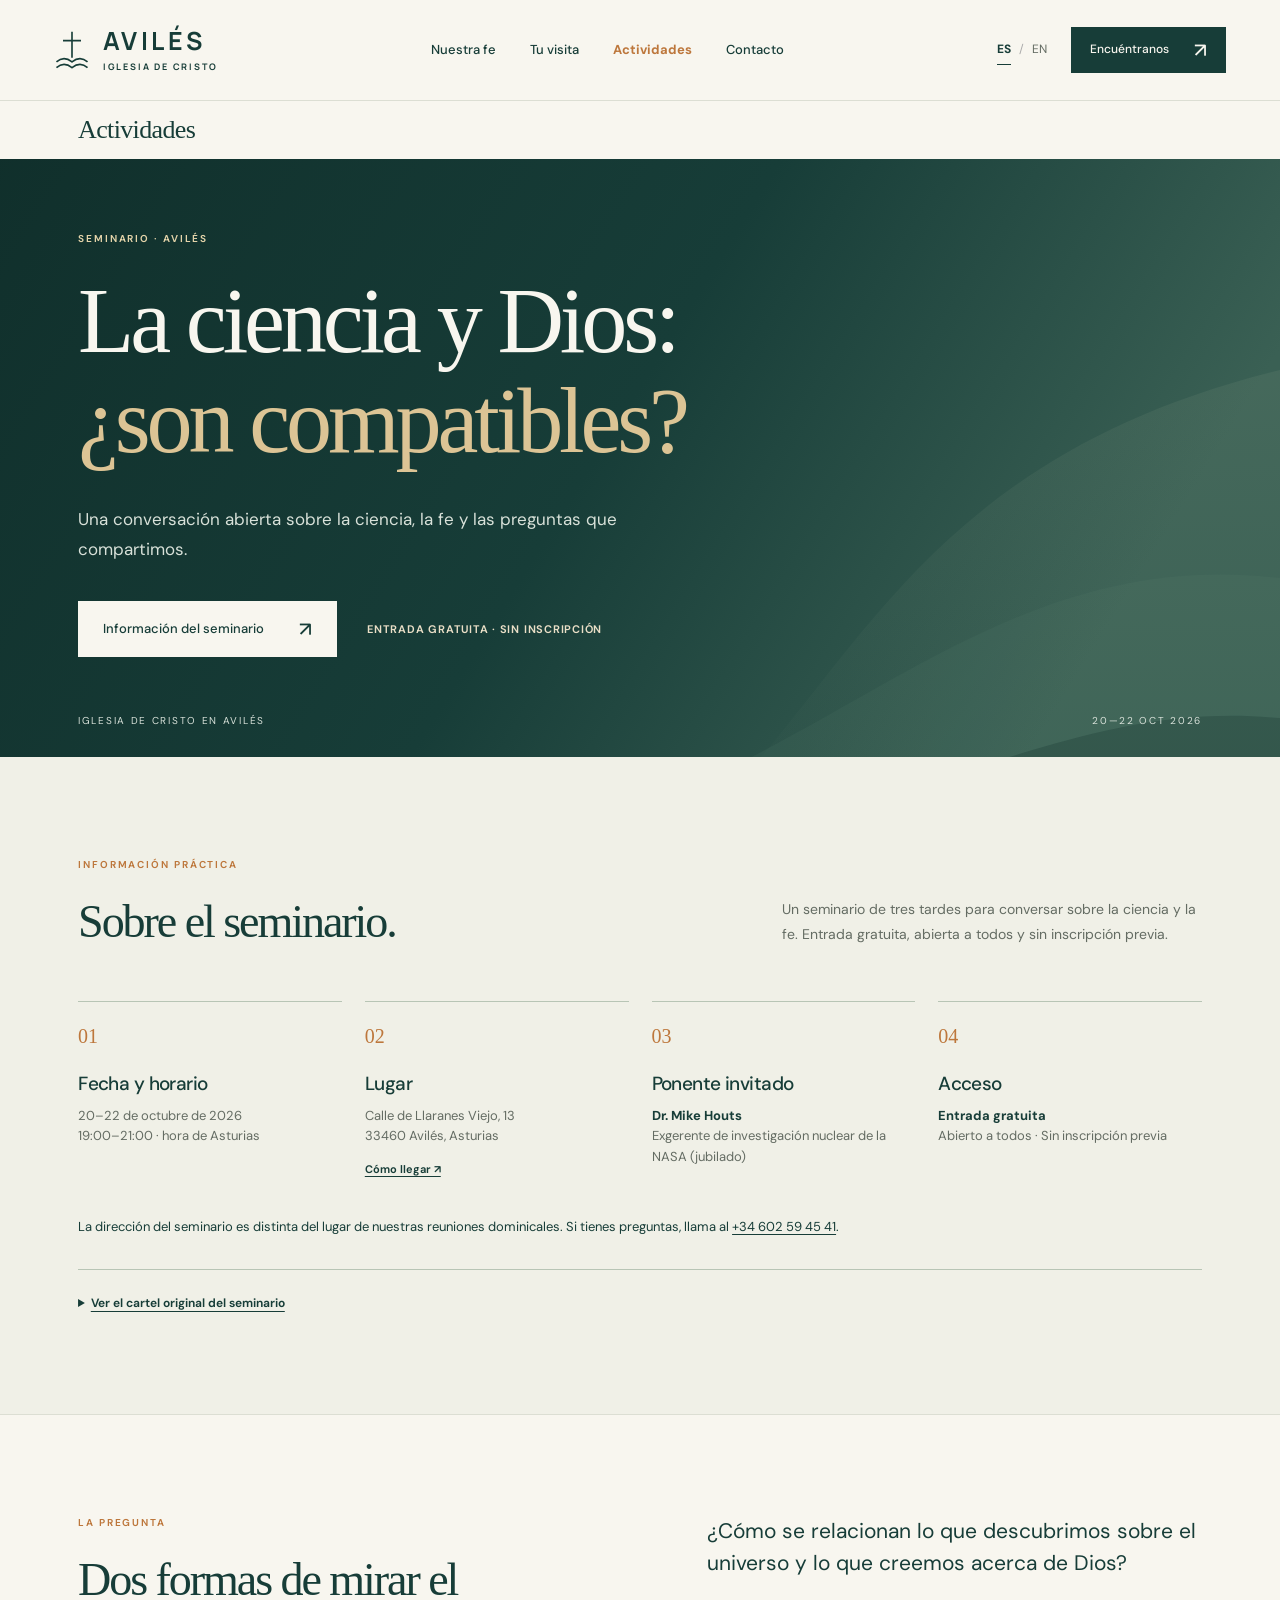
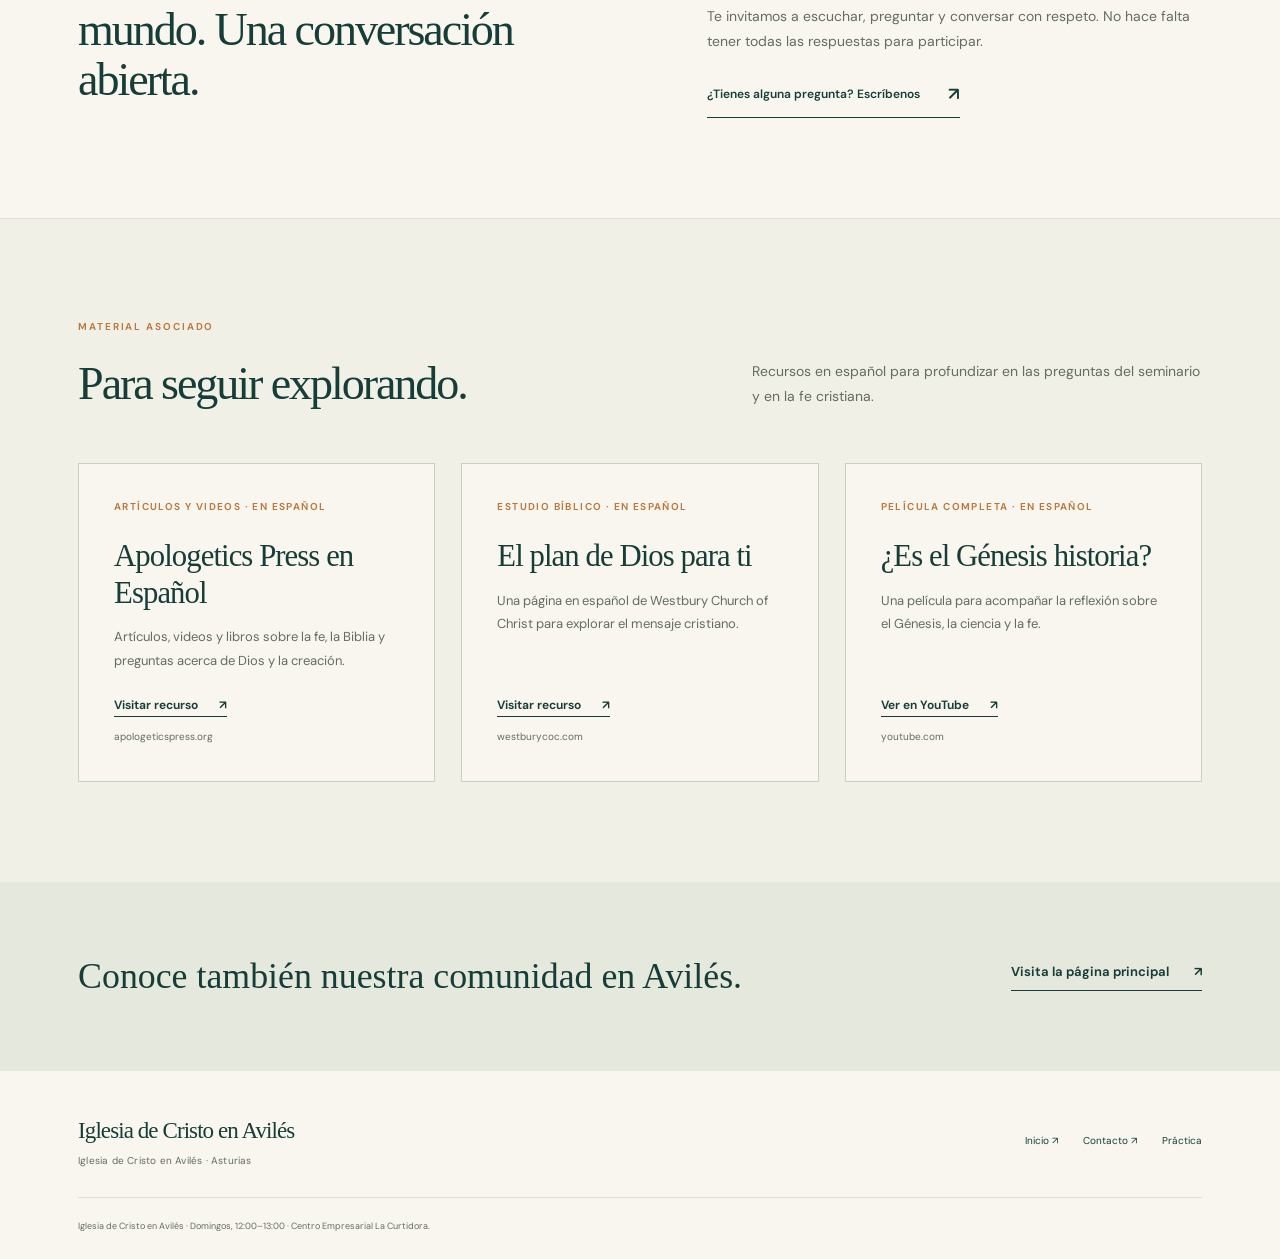
<file: activities.html>
<!DOCTYPE html>

<html lang="es">
<head>
<meta charset="utf-8"/><meta content="width=device-width,initial-scale=1" name="viewport"/>
<title>Actividades y seminarios | Iglesia de Cristo en Avilés</title>
<meta content="Actividades de la Iglesia de Cristo en Avilés: cartel, información y recursos del seminario La ciencia y Dios: ¿son compatibles? Entrada gratuita." name="description"/>
<meta content="#173d38" name="theme-color"/>
<link href="assets/mark.svg" rel="icon" type="image/svg+xml"/>
<link href="styles.css?v=seo-20261025" rel="stylesheet"/><script defer="" src="app.js?v=seo-20261025"></script>
<meta content="index,follow,max-image-preview:large" name="robots"/><link href="https://idc-aviles-asturias.org/activities.html" rel="canonical"/><link href="https://idc-aviles-asturias.org/activities.html" hreflang="es" rel="alternate"/><link href="https://idc-aviles-asturias.org/en/activities.html" hreflang="en" rel="alternate"/><link href="https://idc-aviles-asturias.org/activities.html" hreflang="x-default" rel="alternate"/><meta content="website" property="og:type"/><meta content="Iglesia de Cristo en Avilés" property="og:site_name"/><meta content="Actividades y seminarios | Iglesia de Cristo en Avilés" property="og:title"/><meta content="Actividades de la Iglesia de Cristo en Avilés: cartel, información y recursos del seminario La ciencia y Dios: ¿son compatibles? Entrada gratuita." property="og:description"/><meta content="https://idc-aviles-asturias.org/activities.html" property="og:url"/><meta content="https://idc-aviles-asturias.org/assets/community-gathering.jpg" property="og:image"/><meta content="es_ES" property="og:locale"/><meta content="en_GB" property="og:locale:alternate"/><script type="application/ld+json">{"@context": "https://schema.org", "@type": ["Church", "Organization"], "@id": "https://idc-aviles-asturias.org/#church", "url": "https://idc-aviles-asturias.org/", "name": "Iglesia de Cristo en Avilés", "alternateName": "Avilés Church of Christ", "telephone": "+34602594541", "address": {"@type": "PostalAddress", "streetAddress": "Camino La Curtidora, 1", "addressLocality": "Avilés", "addressRegion": "Asturias", "addressCountry": "ES", "postalCode": "33402"}, "description": "Iglesia de Cristo en Avilés, Asturias. Culto los domingos de 12:00 a 13:00 en Centro Empresarial La Curtidora, Camino La Curtidora, 1. Ven a conocernos. Reuniones dominicales de 12:00 a 13:00, hora de Avilés.", "email": "idcaviles.es@gmail.com", "image": "https://idc-aviles-asturias.org/assets/community-gathering.jpg"}</script><script type="application/ld+json">{"@context": "https://schema.org", "@type": "WebPage", "url": "https://idc-aviles-asturias.org/activities.html", "name": "Actividades y seminarios | Iglesia de Cristo en Avilés", "description": "Actividades de la Iglesia de Cristo en Avilés: cartel, información y recursos del seminario La ciencia y Dios: ¿son compatibles? Entrada gratuita.", "inLanguage": "es", "about": {"@id": "https://idc-aviles-asturias.org/#church"}}</script></head>
<body class="conference-page">
<a class="skip" data-i18n="skip" href="#main">Saltar al contenido</a>
<header>
<a aria-label="Iglesia de Cristo en Avilés" class="brand" href="./"><svg aria-hidden="true" viewbox="0 0 44 52"><path d="M22 3v32M11 14h22M3 40q9-8 19 0 10-8 19 0M3 47q9-8 19 0 10-8 19 0"></path></svg><span>AVILÉS<span class="brand-sub" data-i18n="brandSub">IGLESIA DE CRISTO</span></span></a>
<nav aria-label="Principal" id="navigation"><a data-i18n="navFaith" href="./#fe">Nuestra fe</a><a data-i18n="navVisit" href="./#visita">Tu visita</a><a aria-current="page" data-i18n="navActivities" href="activities.html">Actividades</a><a data-i18n="contactShort" href="./#contacto">Contacto</a></nav>
<div class="header-actions"><div aria-label="Idioma / Language" class="languages"><a aria-current="page" data-lang="es" href="https://idc-aviles-asturias.org/activities.html" hreflang="es" lang="es">ES</a><span>/</span><a data-lang="en" href="https://idc-aviles-asturias.org/en/activities.html" hreflang="en" lang="en">EN</a></div><a class="button small" data-i18n="contact" href="./#contacto">Encuéntranos <span>↗</span></a><button aria-controls="navigation" aria-expanded="false" aria-label="Abrir menú" class="menu" type="button">☰</button></div>
</header>
<main id="main">
<section aria-labelledby="activities-title" class="activities-intro"><h1 data-i18n="activitiesTitle" id="activities-title">Actividades</h1></section>
<article aria-labelledby="conference-title" id="ciencia-y-dios">
<section aria-labelledby="conference-title" class="conference-hero"><div class="conference-hero-inner">
<p class="eyebrow light" data-i18n="conferenceEyebrow">SEMINARIO · AVILÉS</p>
<h2 data-i18n="conferenceTitle" id="conference-title">La ciencia y Dios:<br/><em>¿son compatibles?</em></h2>
<p class="conference-lead" data-i18n="conferenceLead">Una conversación abierta sobre la ciencia, la fe y las preguntas que compartimos.</p>
<div class="conference-hero-actions"><a class="button cream" data-i18n="conferenceCta" href="#detalles">Información del seminario <span>↗</span></a><span class="conference-admission" data-i18n="conferenceAdmission">ENTRADA GRATUITA · SIN INSCRIPCIÓN</span></div>
</div><div class="conference-hero-foot"><span data-i18n="conferenceHost">IGLESIA DE CRISTO EN AVILÉS</span><span>20—22 OCT 2026</span></div></section>
<section class="conference-details section" id="detalles"><div class="section-heading"><div><p class="eyebrow" data-i18n="conferenceDetailsLabel">INFORMACIÓN PRÁCTICA</p><h2 data-i18n="conferenceDetailsTitle">Sobre el seminario.</h2></div><p data-i18n="conferenceDetailsIntro">Un seminario de tres tardes para conversar sobre la ciencia y la fe. Entrada gratuita, abierta a todos y sin inscripción previa.</p></div>
<div class="conference-info-grid">
<article><span class="number">01</span><h3 data-i18n="conferenceDateLabel">Fecha y horario</h3><p data-i18n="conferenceDate">20–22 de octubre de 2026<br/>19:00–21:00 · hora de Asturias</p></article>
<article><span class="number">02</span><h3 data-i18n="conferenceVenueLabel">Lugar</h3><p data-i18n="conferenceVenue">Calle de Llaranes Viejo, 13<br/>33460 Avilés, Asturias</p><a class="conference-map" data-i18n="conferenceMap" href="https://www.google.com/maps/search/?api=1&amp;query=Calle+de+Llaranes+Viejo+13%2C+33460+Avil%C3%A9s%2C+Asturias" rel="noopener noreferrer" target="_blank">Cómo llegar ↗</a></article>
<article><span class="number">03</span><h3 data-i18n="conferenceSpeakerLabel">Ponente invitado</h3><p data-i18n="conferenceSpeaker"><strong>Dr. Mike Houts</strong><br/>Exgerente de investigación nuclear de la NASA (jubilado)</p></article>
<article><span class="number">04</span><h3 data-i18n="conferenceEntryLabel">Acceso</h3><p data-i18n="conferenceEntry"><strong>Entrada gratuita</strong><br/>Abierto a todos · Sin inscripción previa</p></article>
</div>
<p class="conference-immediate" data-i18n="conferenceImmediate">La dirección del seminario es distinta del lugar de nuestras reuniones dominicales. Si tienes preguntas, llama al <a href="tel:+34602594541">+34 602 59 45 41</a>.</p>
<details class="conference-flyer"><summary data-i18n="conferenceFlyerToggle">Ver el cartel original del seminario</summary><figure><picture><source sizes="(max-width: 760px) 100vw, 50vw" srcset="assets/science-god-seminar-flyer-640.webp 640w" type="image/webp"/><img alt="Cartel del seminario La ciencia y Dios: ¿son compatibles?, con fechas, horario, ponente y dirección" decoding="async" height="1280" loading="lazy" src="assets/science-god-seminar-flyer.jpg" width="960"/></picture><figcaption data-i18n="conferenceFlyerCaption">Cartel del seminario · 20–22 de octubre</figcaption></figure></details>
</section>
<section class="conference-topic section"><div><p class="eyebrow" data-i18n="conferenceTopicLabel">LA PREGUNTA</p><h2 data-i18n="conferenceTopicTitle">Dos formas de mirar el mundo. Una conversación abierta.</h2></div><div><p class="lead" data-i18n="conferenceTopicLead">¿Cómo se relacionan lo que descubrimos sobre el universo y lo que creemos acerca de Dios?</p><p data-i18n="conferenceTopicCopy">Te invitamos a escuchar, preguntar y conversar con respeto. No hace falta tener todas las respuestas para participar.</p><a class="text-link" data-i18n="conferenceQuestions" href="mailto:idcaviles.es@gmail.com?subject=Actividad%3A%20La%20ciencia%20y%20Dios">¿Tienes alguna pregunta? Escríbenos <span>↗</span></a></div></section>
<section aria-labelledby="conference-resources-title" class="conference-resources section" id="recursos"><div class="section-heading"><div><p class="eyebrow" data-i18n="conferenceResourcesLabel">MATERIAL ASOCIADO</p><h2 data-i18n="conferenceResourcesTitle" id="conference-resources-title">Para seguir explorando.</h2></div><p data-i18n="conferenceResourcesIntro">Recursos en español para profundizar en las preguntas del seminario y en la fe cristiana.</p></div>
<div class="conference-resource-grid">
<article><span class="resource-type" data-i18n="conferenceResource1Type">ARTÍCULOS Y VIDEOS · EN ESPAÑOL</span><h3>Apologetics Press en Español</h3><p data-i18n="conferenceResource1Copy">Artículos, videos y libros sobre la fe, la Biblia y preguntas acerca de Dios y la creación.</p><a data-i18n="conferenceResourceVisit" href="https://apologeticspress.org/other-languages/espanol/" rel="noopener noreferrer" target="_blank">Visitar recurso <span aria-hidden="true">↗</span></a><small>apologeticspress.org</small></article>
<article><span class="resource-type" data-i18n="conferenceResource2Type">ESTUDIO BÍBLICO · EN ESPAÑOL</span><h3 data-i18n="conferenceResource2Title">El plan de Dios para ti</h3><p data-i18n="conferenceResource2Copy">Una página en español de Westbury Church of Christ para explorar el mensaje cristiano.</p><a data-i18n="conferenceResourceVisit" href="https://www.westburycoc.com/godsplan-es" rel="noopener noreferrer" target="_blank">Visitar recurso <span aria-hidden="true">↗</span></a><small>westburycoc.com</small></article>
<article><span class="resource-type" data-i18n="conferenceVideoType">PELÍCULA COMPLETA · EN ESPAÑOL</span><h3 data-i18n="conferenceVideoTitle">¿Es el Génesis historia?</h3><p data-i18n="conferenceVideoCopy">Una película para acompañar la reflexión sobre el Génesis, la ciencia y la fe.</p><a data-i18n="conferenceVideoWatch" href="https://www.youtube.com/watch?v=2jB8Xi9Rw18" rel="noopener noreferrer" target="_blank">Ver en YouTube <span aria-hidden="true">↗</span></a><small>youtube.com</small></article>
</div>
</section>
</article>
<section class="conference-return"><p data-i18n="conferenceReturnText">Conoce también nuestra comunidad en Avilés.</p><a data-i18n="conferenceReturn" href="./">Visita la página principal <span>↗</span></a></section>
</main>
<footer><a class="footer-brand" href="./"><strong data-i18n="brandName" style="font-weight:inherit">Iglesia de Cristo en Avilés</strong><span data-i18n="footerSub">Iglesia de Cristo en Avilés · Asturias</span></a><div class="footer-links"><a data-i18n="homeLink" href="./">Inicio ↗</a><a data-i18n="contactFooter" href="./#contacto">Contacto ↗</a><a data-i18n="navPractice" href="practica.html">Práctica</a></div><p data-i18n="footerNote">Iglesia de Cristo en Avilés · Domingos, 12:00–13:00 · Centro Empresarial La Curtidora.</p></footer>
</body></html>
</file>
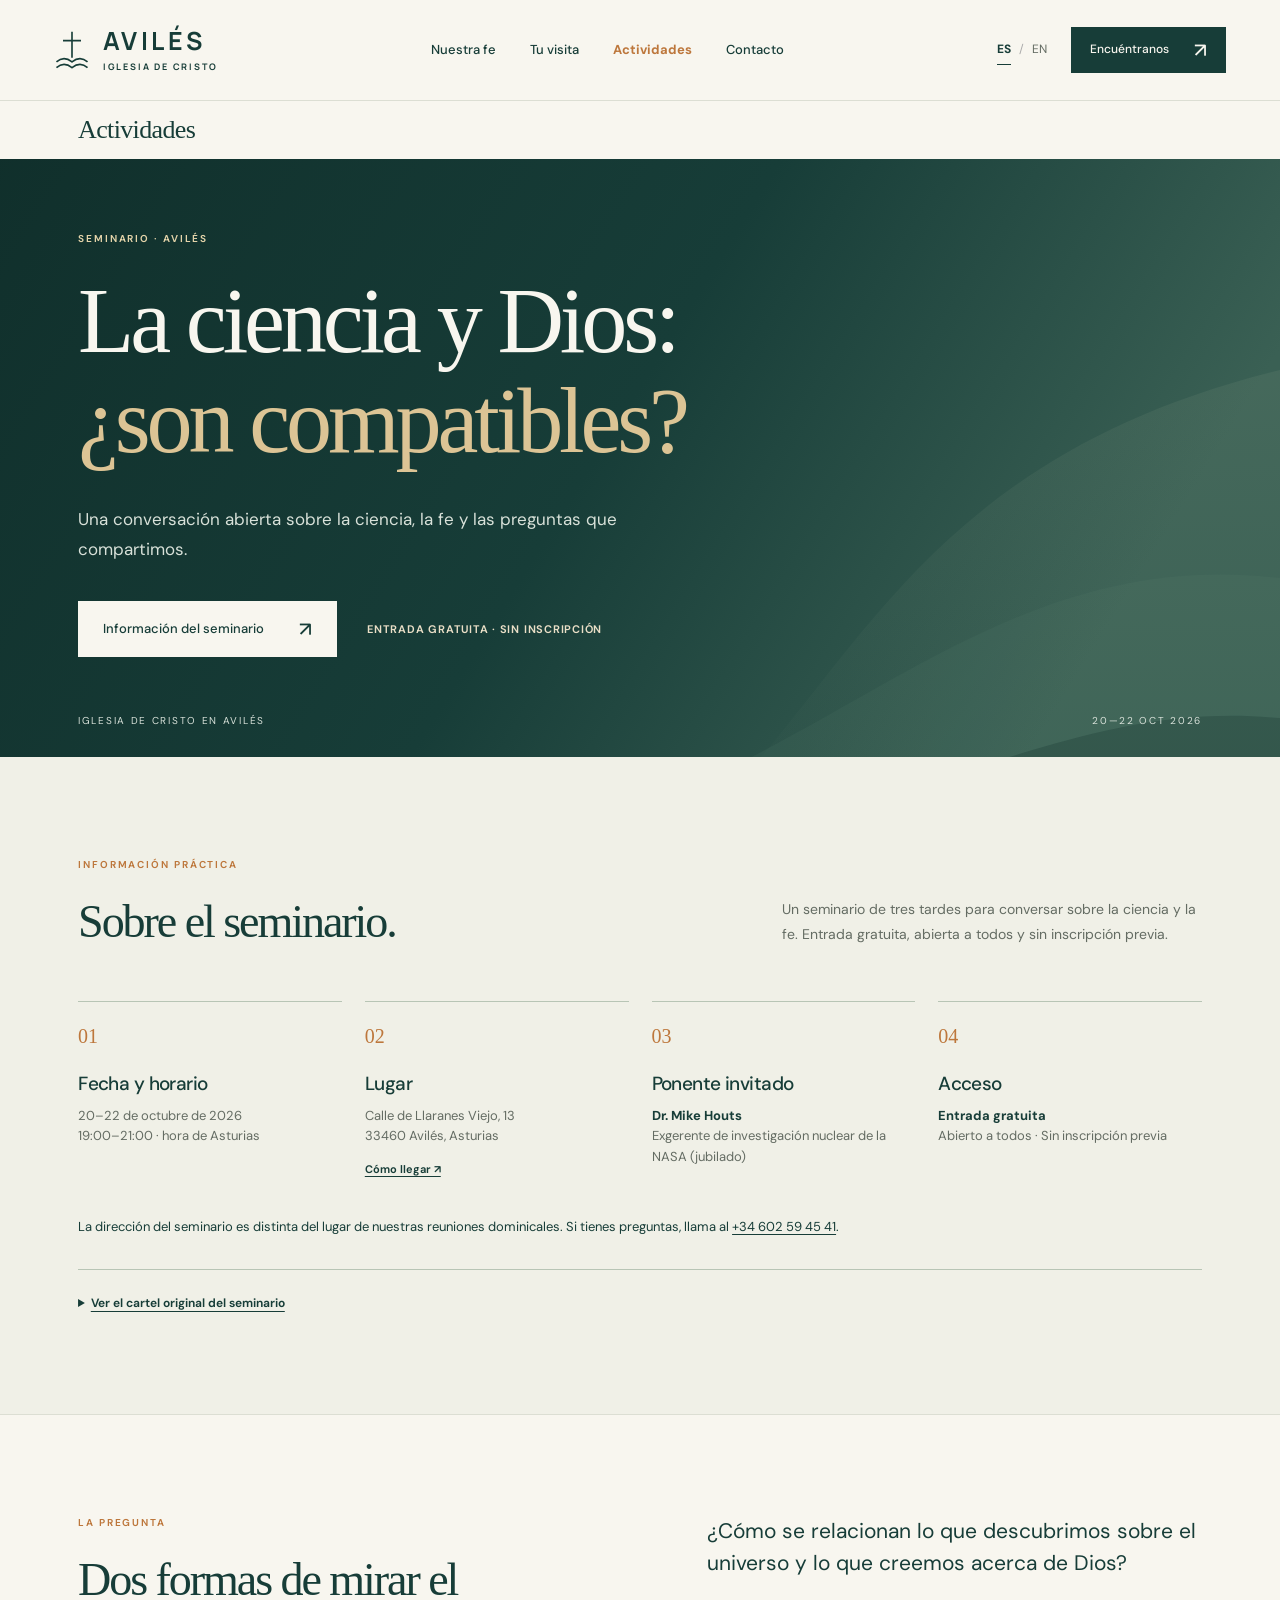
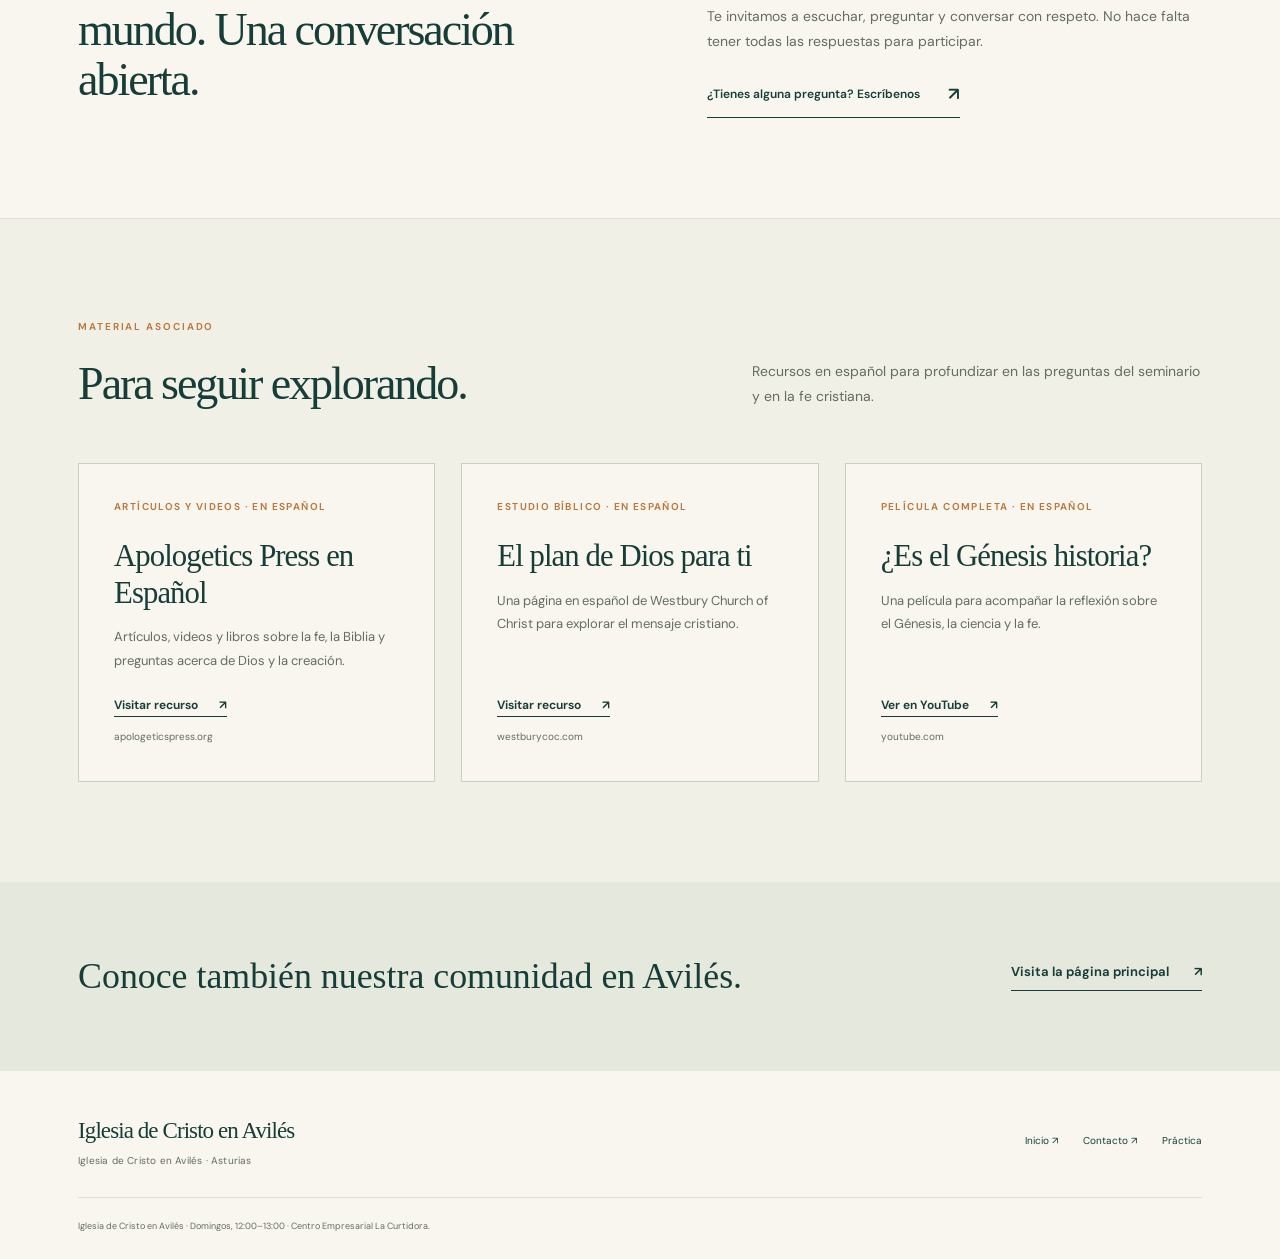
<file: conference.html>
<!doctype html>
<html lang="es"><head><meta charset="utf-8"><meta name="viewport" content="width=device-width,initial-scale=1"><title>Actividades · Iglesia de Cristo en Avilés</title><link rel="canonical" href="https://idc-aviles-asturias.org/activities.html"><script>location.replace('activities.html'+location.search+location.hash);</script><noscript><meta http-equiv="refresh" content="0; url=activities.html"></noscript></head><body><p><a href="activities.html">Actividades / Activities →</a></p></body></html>
</file>
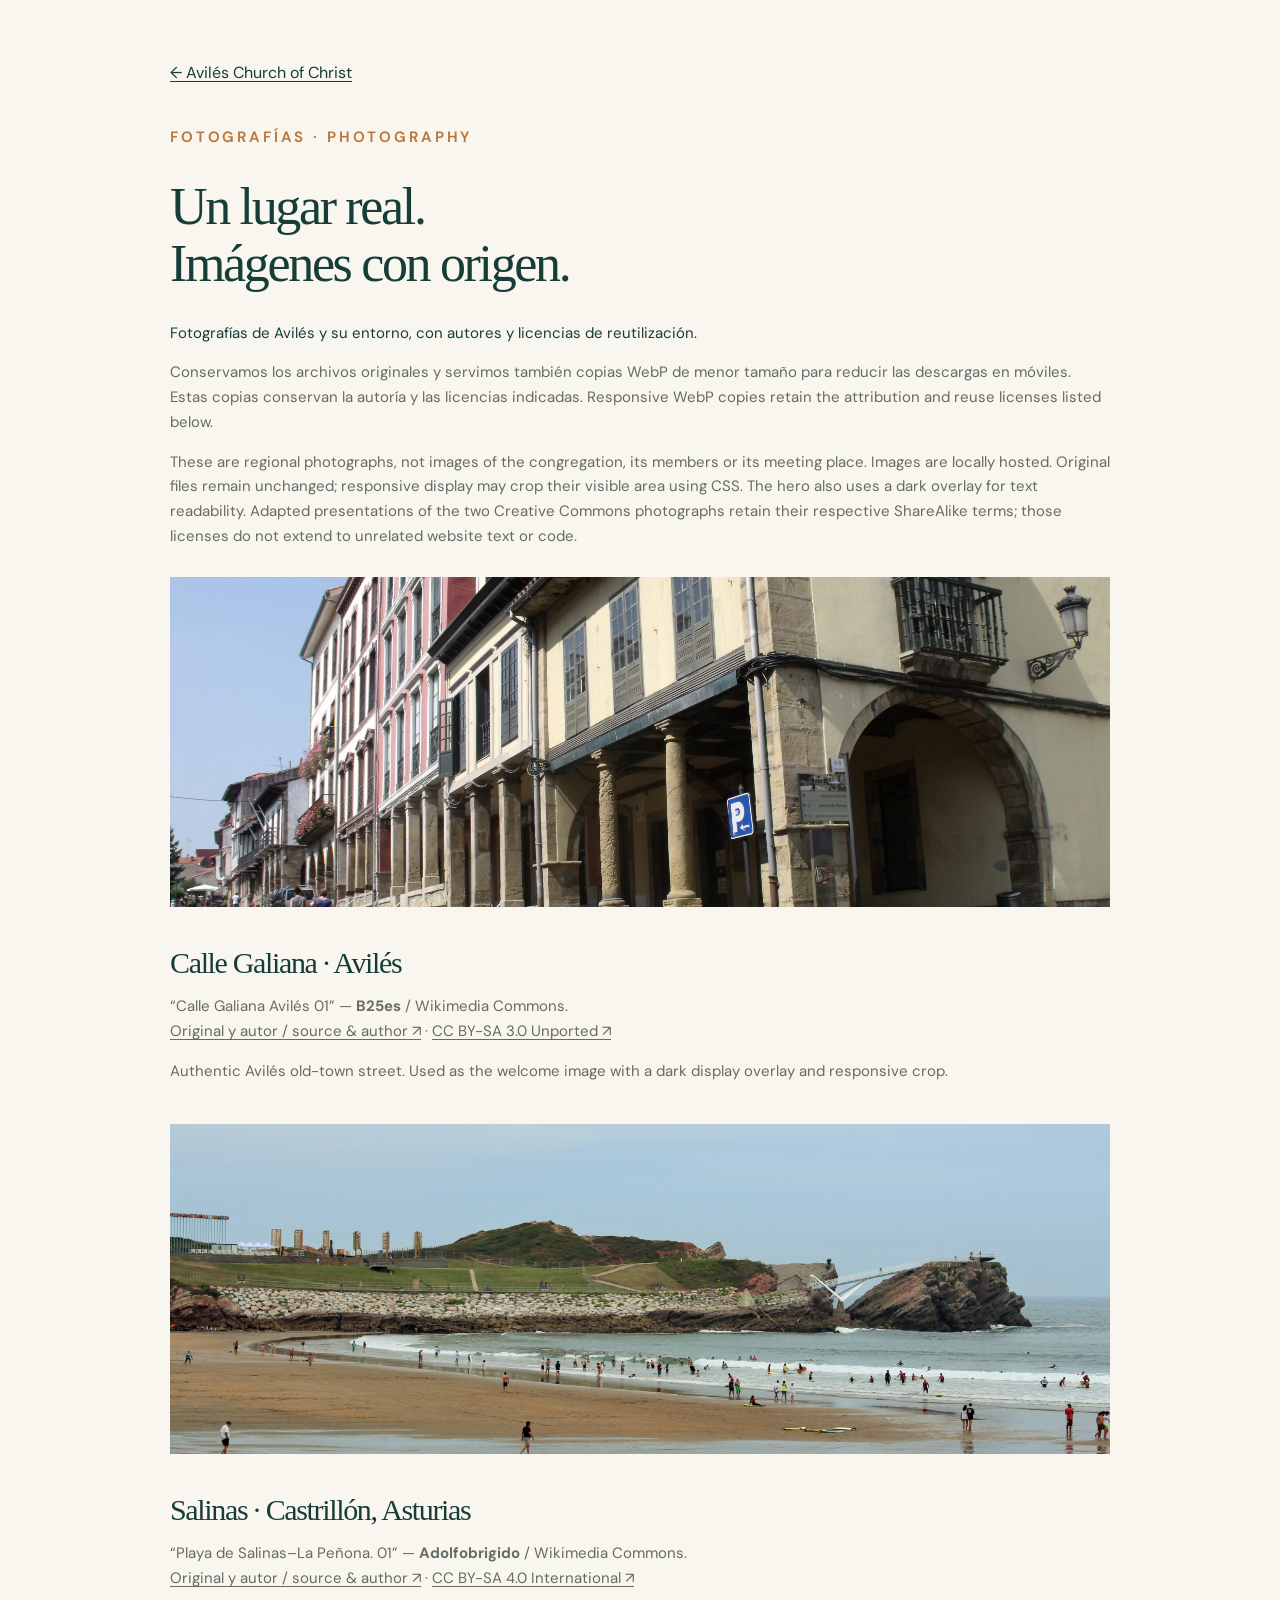
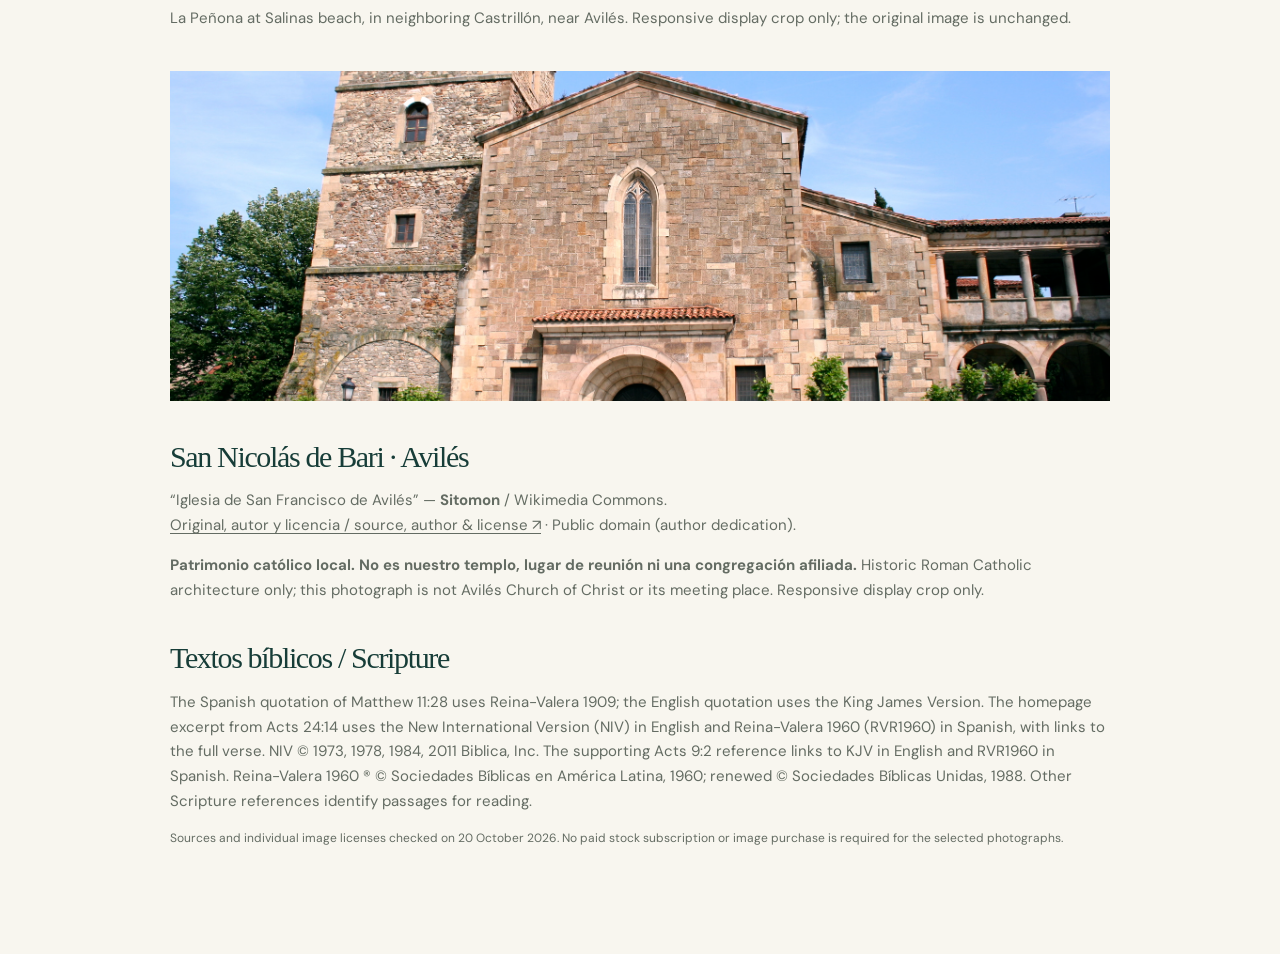
<file: credits.html>
<!DOCTYPE html>

<html lang="es"><head><meta charset="utf-8"/><meta content="width=device-width,initial-scale=1" name="viewport"/><title>Fotografías y créditos · Avilés Church of Christ</title><link href="assets/mark.svg" rel="icon"/><link href="styles.css" rel="stylesheet"/><link href="https://idc-aviles-asturias.org/credits.html" rel="canonical"/><meta content="Autores, fuentes y licencias de las fotografías de Avilés y Asturias utilizadas en este sitio web." name="description"/></head><body><main class="document"><a href="index.html">← Avilés Church of Christ</a><p class="eyebrow" style="margin-top:40px">FOTOGRAFÍAS · PHOTOGRAPHY</p><h1>Un lugar real.<br/>Imágenes con origen.</h1><p class="lead">Fotografías de Avilés y su entorno, con autores y licencias de reutilización.</p><p>Conservamos los archivos originales y servimos también copias WebP de menor tamaño para reducir las descargas en móviles. Estas copias conservan la autoría y las licencias indicadas. Responsive WebP copies retain the attribution and reuse licenses listed below.</p><p>These are regional photographs, not images of the congregation, its members or its meeting place. Images are locally hosted. Original files remain unchanged; responsive display may crop their visible area using CSS. The hero also uses a dark overlay for text readability. Adapted presentations of the two Creative Commons photographs retain their respective ShareAlike terms; those licenses do not extend to unrelated website text or code.</p><figure><img alt="Soportales de la calle Galiana, Avilés" loading="lazy" src="assets/aviles-galiana.jpg"/><figcaption><h2>Calle Galiana · Avilés</h2><p>“Calle Galiana Avilés 01” — <strong>B25es</strong> / Wikimedia Commons.<br/><a href="https://commons.wikimedia.org/wiki/File:Calle_Galiana_Avil%C3%A9s_01.JPG" rel="noopener noreferrer" target="_blank">Original y autor / source &amp; author ↗</a> · <a href="https://creativecommons.org/licenses/by-sa/3.0/" rel="noopener noreferrer" target="_blank">CC BY-SA 3.0 Unported ↗</a></p><p>Authentic Avilés old-town street. Used as the welcome image with a dark display overlay and responsive crop.</p></figcaption></figure><figure><img alt="Playa de Salinas y La Peñona, Castrillón" loading="lazy" src="assets/salinas-coast.jpg"/><figcaption><h2>Salinas · Castrillón, Asturias</h2><p>“Playa de Salinas–La Peñona. 01” — <strong>Adolfobrigido</strong> / Wikimedia Commons.<br/><a href="https://commons.wikimedia.org/wiki/File:Playa_de_Salinas-La_Pe%C3%B1ona._01.jpg" rel="noopener noreferrer" target="_blank">Original y autor / source &amp; author ↗</a> · <a href="https://creativecommons.org/licenses/by-sa/4.0/" rel="noopener noreferrer" target="_blank">CC BY-SA 4.0 International ↗</a></p><p>La Peñona at Salinas beach, in neighboring Castrillón, near Avilés. Responsive display crop only; the original image is unchanged.</p></figcaption></figure><figure><img alt="San Nicolás de Bari, patrimonio católico de Avilés" loading="lazy" src="assets/aviles-san-nicolas-heritage.jpg"/><figcaption><h2>San Nicolás de Bari · Avilés</h2><p>“Iglesia de San Francisco de Avilés” — <strong>Sitomon</strong> / Wikimedia Commons.<br/><a href="https://commons.wikimedia.org/wiki/File:Iglesia_de_San_Francisco_de_Avil%C3%A9s.jpg" rel="noopener noreferrer" target="_blank">Original, autor y licencia / source, author &amp; license ↗</a> · Public domain (author dedication).</p><p><strong>Patrimonio católico local. No es nuestro templo, lugar de reunión ni una congregación afiliada.</strong> Historic Roman Catholic architecture only; this photograph is not Avilés Church of Christ or its meeting place. Responsive display crop only.</p></figcaption></figure><h2>Textos bíblicos / Scripture</h2><p>The Spanish quotation of Matthew 11:28 uses Reina-Valera 1909; the English quotation uses the King James Version. The homepage excerpt from Acts 24:14 uses the New International Version (NIV) in English and Reina-Valera 1960 (RVR1960) in Spanish, with links to the full verse. NIV © 1973, 1978, 1984, 2011 Biblica, Inc. The supporting Acts 9:2 reference links to KJV in English and RVR1960 in Spanish. Reina-Valera 1960 ® © Sociedades Bíblicas en América Latina, 1960; renewed © Sociedades Bíblicas Unidas, 1988. Other Scripture references identify passages for reading.</p><p style="font-size:12px">Sources and individual image licenses checked on 20 October 2026. No paid stock subscription or image purchase is required for the selected photographs.</p></main></body></html>
</file>
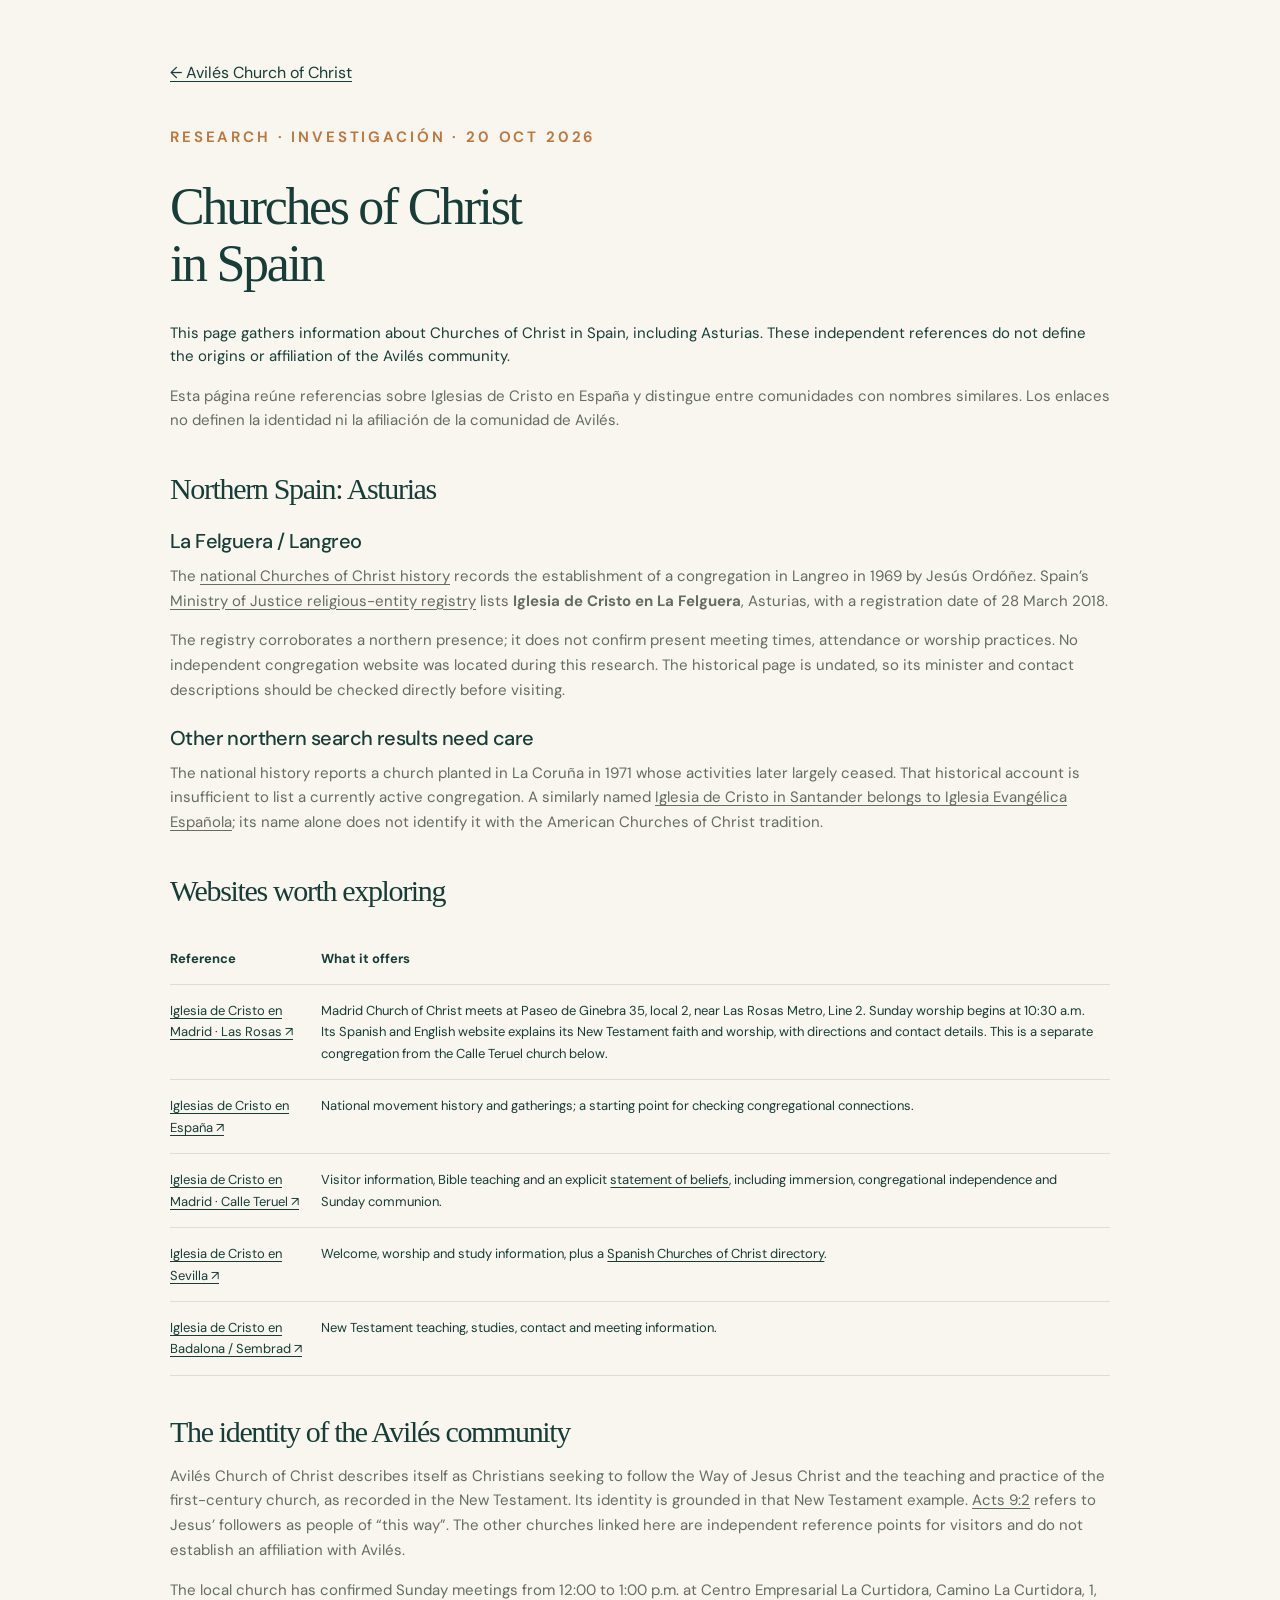
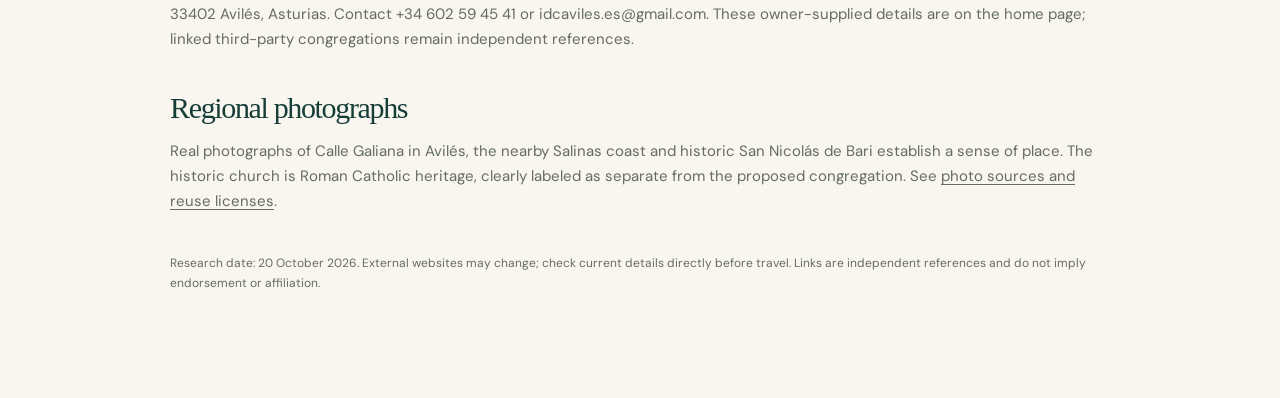
<file: research.html>
<!DOCTYPE html>

<html lang="en"><head><meta charset="utf-8"/><meta content="width=device-width,initial-scale=1" name="viewport"/><title>Churches of Christ in Spain · Avilés research</title><link href="assets/mark.svg" rel="icon"/><link href="styles.css" rel="stylesheet"/><link href="https://idc-aviles-asturias.org/research.html" rel="canonical"/><meta content="References to Churches of Christ in Spain, including Asturias, with sources and notes on congregational identity." name="description"/></head><body><main class="document"><a href="index.html">← Avilés Church of Christ</a><p class="eyebrow" style="margin-top:40px">RESEARCH · INVESTIGACIÓN · 20 OCT 2026</p><h1>Churches of Christ<br/>in Spain</h1><p class="lead">This page gathers information about Churches of Christ in Spain, including Asturias. These independent references do not define the origins or affiliation of the Avilés community.</p><p>Esta página reúne referencias sobre Iglesias de Cristo en España y distingue entre comunidades con nombres similares. Los enlaces no definen la identidad ni la afiliación de la comunidad de Avilés.</p><h2>Northern Spain: Asturias</h2><h3>La Felguera / Langreo</h3><p>The <a href="https://www.idcespana.org/nuestra-historia/" rel="noopener noreferrer" target="_blank">national Churches of Christ history</a> records the establishment of a congregation in Langreo in 1969 by Jesús Ordóñez. Spain’s <a href="https://maper.mjusticia.gob.es/Maper/DetalleEntidadReligiosa.action?numeroInscripcion=024013" rel="noopener noreferrer" target="_blank">Ministry of Justice religious-entity registry</a> lists <strong>Iglesia de Cristo en La Felguera</strong>, Asturias, with a registration date of 28 March 2018.</p><p>The registry corroborates a northern presence; it does not confirm present meeting times, attendance or worship practices. No independent congregation website was located during this research. The historical page is undated, so its minister and contact descriptions should be checked directly before visiting.</p><h3>Other northern search results need care</h3><p>The national history reports a church planted in La Coruña in 1971 whose activities later largely ceased. That historical account is insufficient to list a currently active congregation. A similarly named <a href="https://iee-protestante.org/nuestras-comunidades/" rel="noopener noreferrer" target="_blank">Iglesia de Cristo in Santander belongs to Iglesia Evangélica Española</a>; its name alone does not identify it with the American Churches of Christ tradition.</p><h2>Websites worth exploring</h2><table><thead><tr><th>Reference</th><th>What it offers</th></tr></thead><tbody><tr><td><a href="https://idc-madrid.org/" rel="noopener noreferrer" target="_blank">Iglesia de Cristo en Madrid · Las Rosas ↗</a></td><td>Madrid Church of Christ meets at Paseo de Ginebra 35, local 2, near Las Rosas Metro, Line 2. Sunday worship begins at 10:30 a.m. Its Spanish and English website explains its New Testament faith and worship, with directions and contact details. This is a separate congregation from the Calle Teruel church below.</td></tr><tr><td><a href="https://www.idcespana.org/" rel="noopener noreferrer" target="_blank">Iglesias de Cristo en España ↗</a></td><td>National movement history and gatherings; a starting point for checking congregational connections.</td></tr><tr><td><a href="https://www.idcmadrid.org/" rel="noopener noreferrer" target="_blank">Iglesia de Cristo en Madrid · Calle Teruel ↗</a></td><td>Visitor information, Bible teaching and an explicit <a href="https://www.idcmadrid.org/declaracion/" rel="noopener noreferrer" target="_blank">statement of beliefs</a>, including immersion, congregational independence and Sunday communion.</td></tr><tr><td><a href="https://www.idcsevilla.org/" rel="noopener noreferrer" target="_blank">Iglesia de Cristo en Sevilla ↗</a></td><td>Welcome, worship and study information, plus a <a href="https://www.idcsevilla.org/iglesias-de-cristo/" rel="noopener noreferrer" target="_blank">Spanish Churches of Christ directory</a>.</td></tr><tr><td><a href="https://sembrad.com/" rel="noopener noreferrer" target="_blank">Iglesia de Cristo en Badalona / Sembrad ↗</a></td><td>New Testament teaching, studies, contact and meeting information.</td></tr></tbody></table><h2>The identity of the Avilés community</h2><p>Avilés Church of Christ describes itself as Christians seeking to follow the Way of Jesus Christ and the teaching and practice of the first-century church, as recorded in the New Testament. Its identity is grounded in that New Testament example. <a href="https://www.biblegateway.com/passage/?search=Acts+9%3A2&amp;version=KJV" rel="noopener noreferrer" target="_blank">Acts 9:2</a> refers to Jesus’ followers as people of “this way”. The other churches linked here are independent reference points for visitors and do not establish an affiliation with Avilés.</p><p>The local church has confirmed Sunday meetings from 12:00 to 1:00 p.m. at Centro Empresarial La Curtidora, Camino La Curtidora, 1, 33402 Avilés, Asturias. Contact +34 602 59 45 41 or idcaviles.es@gmail.com. These owner-supplied details are on the home page; linked third-party congregations remain independent references.</p><h2>Regional photographs</h2><p>Real photographs of Calle Galiana in Avilés, the nearby Salinas coast and historic San Nicolás de Bari establish a sense of place. The historic church is Roman Catholic heritage, clearly labeled as separate from the proposed congregation. See <a href="credits.html">photo sources and reuse licenses</a>.</p><p style="margin-top:40px;font-size:12px">Research date: 20 October 2026. External websites may change; check current details directly before travel. Links are independent references and do not imply endorsement or affiliation.</p></main></body></html>
</file>
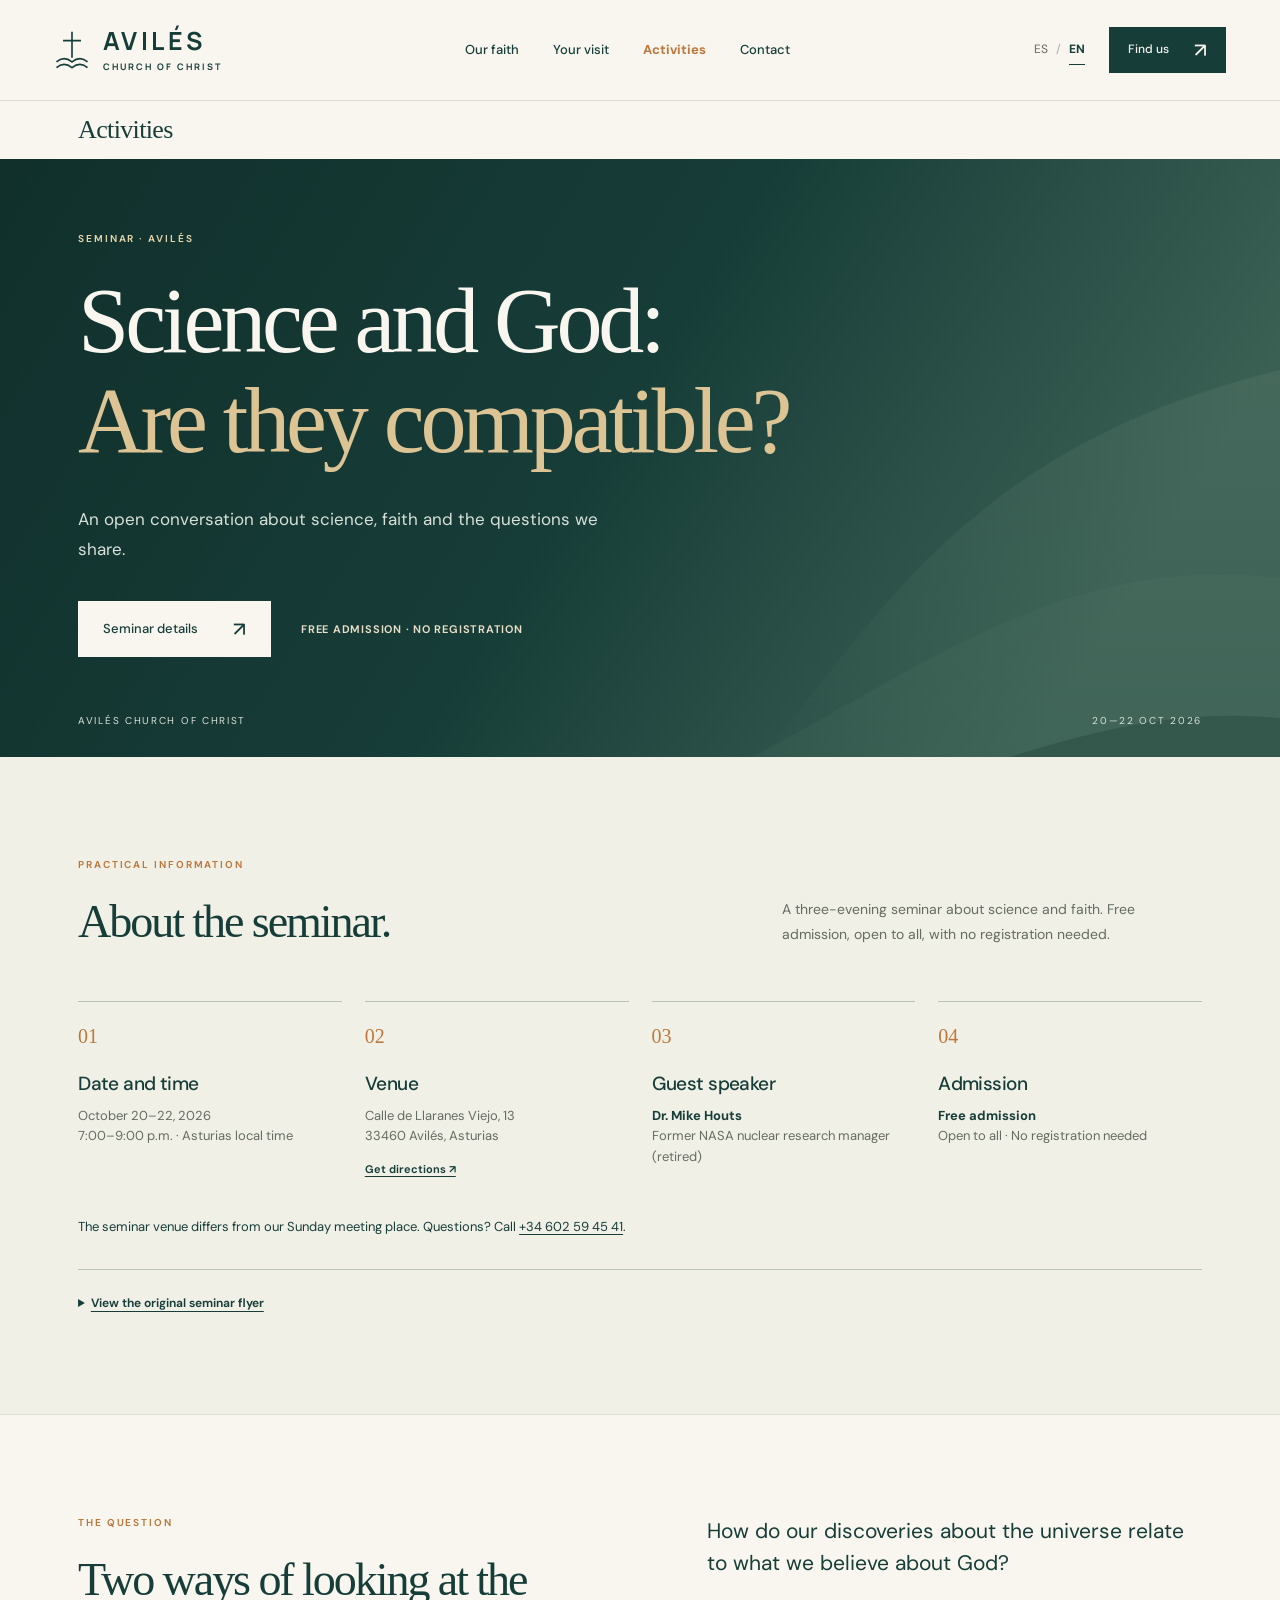
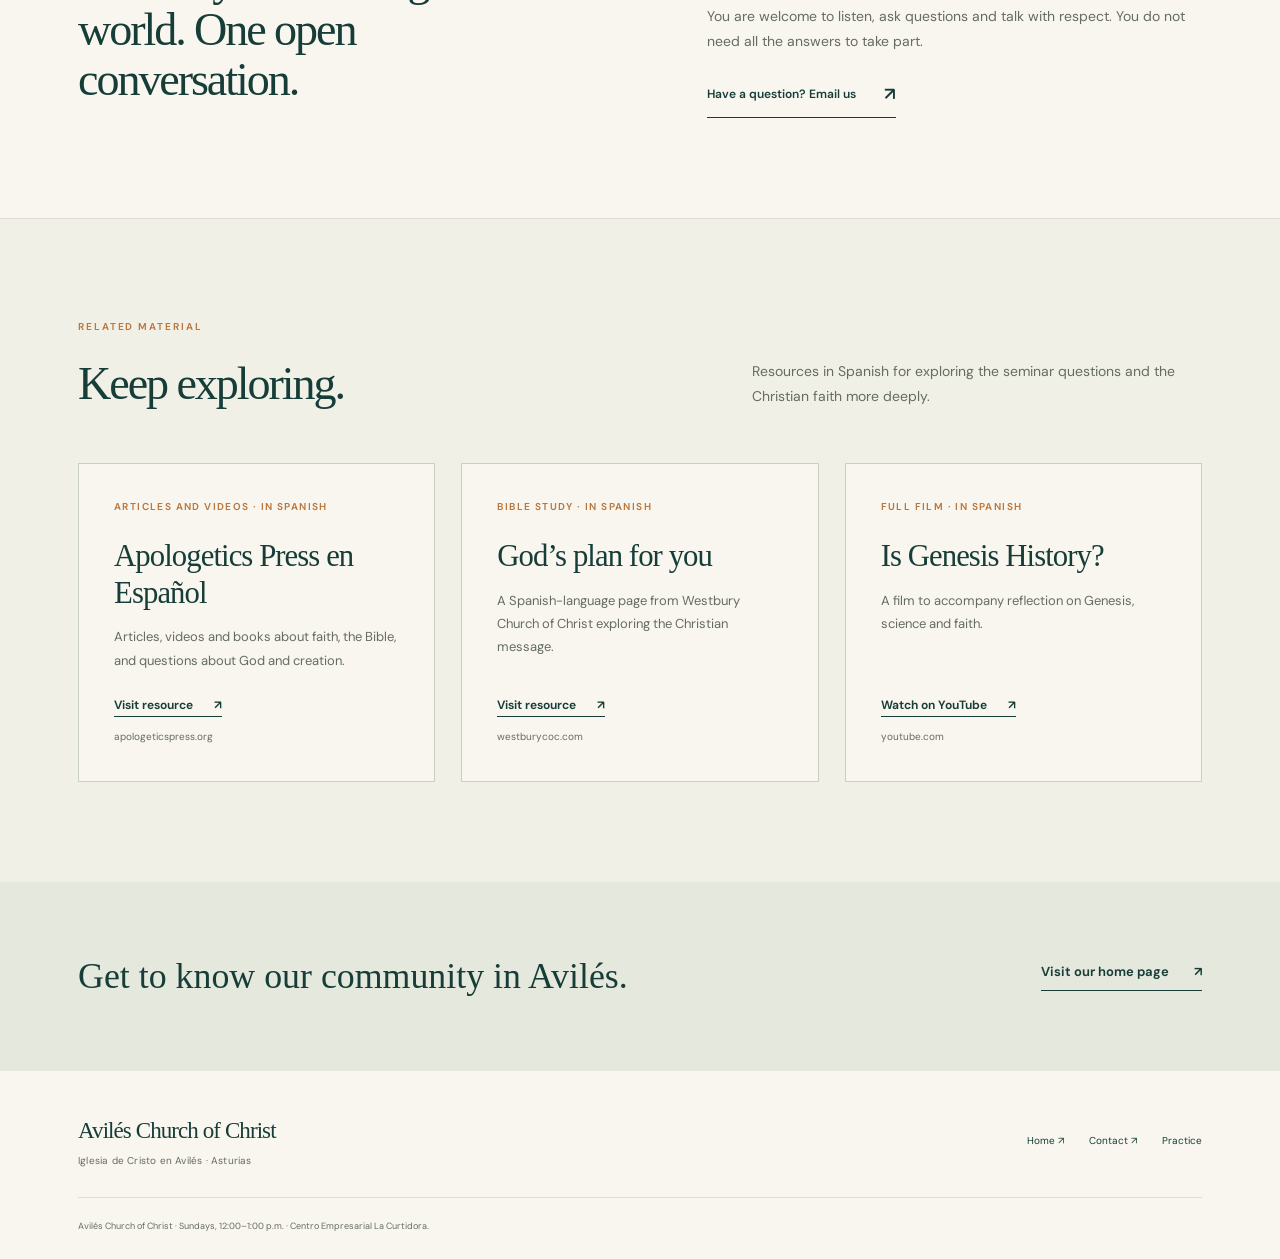
<file: en/activities.html>
<!DOCTYPE html>

<html lang="en">
<head>
<meta charset="utf-8"/><meta content="width=device-width,initial-scale=1" name="viewport"/>
<title>Activities and Seminars | Avilés Church of Christ</title>
<meta content="Explore Avilés Church of Christ activities, the Science and God seminar flyer, and related articles and videos. Free admission; no registration." name="description"/>
<meta content="#173d38" name="theme-color"/>
<link href="../assets/mark.svg" rel="icon" type="image/svg+xml"/>
<link href="../styles.css?v=seo-20261025" rel="stylesheet"/><script defer="" src="../app.js?v=seo-20261025"></script>
<meta content="index,follow,max-image-preview:large" name="robots"/><link href="https://idc-aviles-asturias.org/en/activities.html" rel="canonical"/><link href="https://idc-aviles-asturias.org/activities.html" hreflang="es" rel="alternate"/><link href="https://idc-aviles-asturias.org/en/activities.html" hreflang="en" rel="alternate"/><link href="https://idc-aviles-asturias.org/activities.html" hreflang="x-default" rel="alternate"/><meta content="website" property="og:type"/><meta content="Iglesia de Cristo en Avilés" property="og:site_name"/><meta content="Activities and Seminars | Avilés Church of Christ" property="og:title"/><meta content="Explore Avilés Church of Christ activities, the Science and God seminar flyer, and related articles and videos. Free admission; no registration." property="og:description"/><meta content="https://idc-aviles-asturias.org/en/activities.html" property="og:url"/><meta content="https://idc-aviles-asturias.org/assets/community-gathering.jpg" property="og:image"/><meta content="en_GB" property="og:locale"/><meta content="es_ES" property="og:locale:alternate"/><script type="application/ld+json">{"@context": "https://schema.org", "@type": ["Church", "Organization"], "@id": "https://idc-aviles-asturias.org/#church", "url": "https://idc-aviles-asturias.org/", "name": "Iglesia de Cristo en Avilés", "alternateName": "Avilés Church of Christ", "telephone": "+34602594541", "address": {"@type": "PostalAddress", "streetAddress": "Camino La Curtidora, 1", "addressLocality": "Avilés", "addressRegion": "Asturias", "addressCountry": "ES", "postalCode": "33402"}, "description": "Iglesia de Cristo en Avilés, Asturias. Culto los domingos de 12:00 a 13:00 en Centro Empresarial La Curtidora, Camino La Curtidora, 1. Ven a conocernos. Reuniones dominicales de 12:00 a 13:00, hora de Avilés.", "email": "idcaviles.es@gmail.com", "image": "https://idc-aviles-asturias.org/assets/community-gathering.jpg"}</script><script type="application/ld+json">{"@context": "https://schema.org", "@type": "WebPage", "url": "https://idc-aviles-asturias.org/en/activities.html", "name": "Activities and Seminars | Avilés Church of Christ", "description": "Explore Avilés Church of Christ activities, the Science and God seminar flyer, and related articles and videos. Free admission; no registration.", "inLanguage": "en", "about": {"@id": "https://idc-aviles-asturias.org/#church"}}</script></head>
<body class="conference-page">
<a class="skip" data-i18n="skip" href="#main">Skip to content</a>
<header>
<a aria-label="Avilés Church of Christ" class="brand" href="./"><svg aria-hidden="true" viewbox="0 0 44 52"><path d="M22 3v32M11 14h22M3 40q9-8 19 0 10-8 19 0M3 47q9-8 19 0 10-8 19 0"></path></svg><span>AVILÉS<span class="brand-sub" data-i18n="brandSub">CHURCH OF CHRIST</span></span></a>
<nav aria-label="Main navigation" id="navigation"><a data-i18n="navFaith" href="./#fe">Our faith</a><a data-i18n="navVisit" href="./#visita">Your visit</a><a aria-current="page" data-i18n="navActivities" href="activities.html">Activities</a><a data-i18n="contactShort" href="./#contacto">Contact</a></nav>
<div class="header-actions"><div aria-label="Idioma / Language" class="languages"><a data-lang="es" href="https://idc-aviles-asturias.org/activities.html" hreflang="es" lang="es">ES</a><span>/</span><a aria-current="page" data-lang="en" href="https://idc-aviles-asturias.org/en/activities.html" hreflang="en" lang="en">EN</a></div><a class="button small" data-i18n="contact" href="./#contacto">Find us <span>↗</span></a><button aria-controls="navigation" aria-expanded="false" aria-label="Open menu" class="menu" type="button">☰</button></div>
</header>
<main id="main">
<section aria-labelledby="activities-title" class="activities-intro"><h1 data-i18n="activitiesTitle" id="activities-title">Activities</h1></section>
<article aria-labelledby="conference-title" id="ciencia-y-dios">
<section aria-labelledby="conference-title" class="conference-hero"><div class="conference-hero-inner">
<p class="eyebrow light" data-i18n="conferenceEyebrow">SEMINAR · AVILÉS</p>
<h2 data-i18n="conferenceTitle" id="conference-title">Science and God:<br/><em>Are they compatible?</em></h2>
<p class="conference-lead" data-i18n="conferenceLead">An open conversation about science, faith and the questions we share.</p>
<div class="conference-hero-actions"><a class="button cream" data-i18n="conferenceCta" href="#detalles">Seminar details <span>↗</span></a><span class="conference-admission" data-i18n="conferenceAdmission">FREE ADMISSION · NO REGISTRATION</span></div>
</div><div class="conference-hero-foot"><span data-i18n="conferenceHost">AVILÉS CHURCH OF CHRIST</span><span>20—22 OCT 2026</span></div></section>
<section class="conference-details section" id="detalles"><div class="section-heading"><div><p class="eyebrow" data-i18n="conferenceDetailsLabel">PRACTICAL INFORMATION</p><h2 data-i18n="conferenceDetailsTitle">About the seminar.</h2></div><p data-i18n="conferenceDetailsIntro">A three-evening seminar about science and faith. Free admission, open to all, with no registration needed.</p></div>
<div class="conference-info-grid">
<article><span class="number">01</span><h3 data-i18n="conferenceDateLabel">Date and time</h3><p data-i18n="conferenceDate">October 20–22, 2026<br/>7:00–9:00 p.m. · Asturias local time</p></article>
<article><span class="number">02</span><h3 data-i18n="conferenceVenueLabel">Venue</h3><p data-i18n="conferenceVenue">Calle de Llaranes Viejo, 13<br/>33460 Avilés, Asturias</p><a class="conference-map" data-i18n="conferenceMap" href="https://www.google.com/maps/search/?api=1&amp;query=Calle+de+Llaranes+Viejo+13%2C+33460+Avil%C3%A9s%2C+Asturias" rel="noopener noreferrer" target="_blank">Get directions ↗</a></article>
<article><span class="number">03</span><h3 data-i18n="conferenceSpeakerLabel">Guest speaker</h3><p data-i18n="conferenceSpeaker"><strong>Dr. Mike Houts</strong><br/>Former NASA nuclear research manager (retired)</p></article>
<article><span class="number">04</span><h3 data-i18n="conferenceEntryLabel">Admission</h3><p data-i18n="conferenceEntry"><strong>Free admission</strong><br/>Open to all · No registration needed</p></article>
</div>
<p class="conference-immediate" data-i18n="conferenceImmediate">The seminar venue differs from our Sunday meeting place. Questions? Call <a href="tel:+34602594541">+34 602 59 45 41</a>.</p>
<details class="conference-flyer"><summary data-i18n="conferenceFlyerToggle">View the original seminar flyer</summary><figure><picture><source sizes="(max-width: 760px) 100vw, 50vw" srcset="../assets/science-god-seminar-flyer-640.webp 640w" type="image/webp"/><img alt="Science and God seminar flyer with dates, time, speaker and venue" decoding="async" height="1280" loading="lazy" src="../assets/science-god-seminar-flyer.jpg" width="960"/></picture><figcaption data-i18n="conferenceFlyerCaption">Seminar flyer · October 20–22</figcaption></figure></details>
</section>
<section class="conference-topic section"><div><p class="eyebrow" data-i18n="conferenceTopicLabel">THE QUESTION</p><h2 data-i18n="conferenceTopicTitle">Two ways of looking at the world. One open conversation.</h2></div><div><p class="lead" data-i18n="conferenceTopicLead">How do our discoveries about the universe relate to what we believe about God?</p><p data-i18n="conferenceTopicCopy">You are welcome to listen, ask questions and talk with respect. You do not need all the answers to take part.</p><a class="text-link" data-i18n="conferenceQuestions" href="mailto:idcaviles.es@gmail.com?subject=Actividad%3A%20La%20ciencia%20y%20Dios">Have a question? Email us <span>↗</span></a></div></section>
<section aria-labelledby="conference-resources-title" class="conference-resources section" id="recursos"><div class="section-heading"><div><p class="eyebrow" data-i18n="conferenceResourcesLabel">RELATED MATERIAL</p><h2 data-i18n="conferenceResourcesTitle" id="conference-resources-title">Keep exploring.</h2></div><p data-i18n="conferenceResourcesIntro">Resources in Spanish for exploring the seminar questions and the Christian faith more deeply.</p></div>
<div class="conference-resource-grid">
<article><span class="resource-type" data-i18n="conferenceResource1Type">ARTICLES AND VIDEOS · IN SPANISH</span><h3>Apologetics Press en Español</h3><p data-i18n="conferenceResource1Copy">Articles, videos and books about faith, the Bible, and questions about God and creation.</p><a data-i18n="conferenceResourceVisit" href="https://apologeticspress.org/other-languages/espanol/" rel="noopener noreferrer" target="_blank">Visit resource <span aria-hidden="true">↗</span></a><small>apologeticspress.org</small></article>
<article><span class="resource-type" data-i18n="conferenceResource2Type">BIBLE STUDY · IN SPANISH</span><h3 data-i18n="conferenceResource2Title">God’s plan for you</h3><p data-i18n="conferenceResource2Copy">A Spanish-language page from Westbury Church of Christ exploring the Christian message.</p><a data-i18n="conferenceResourceVisit" href="https://www.westburycoc.com/godsplan-es" rel="noopener noreferrer" target="_blank">Visit resource <span aria-hidden="true">↗</span></a><small>westburycoc.com</small></article>
<article><span class="resource-type" data-i18n="conferenceVideoType">FULL FILM · IN SPANISH</span><h3 data-i18n="conferenceVideoTitle">Is Genesis History?</h3><p data-i18n="conferenceVideoCopy">A film to accompany reflection on Genesis, science and faith.</p><a data-i18n="conferenceVideoWatch" href="https://www.youtube.com/watch?v=2jB8Xi9Rw18" rel="noopener noreferrer" target="_blank">Watch on YouTube <span aria-hidden="true">↗</span></a><small>youtube.com</small></article>
</div>
</section>
</article>
<section class="conference-return"><p data-i18n="conferenceReturnText">Get to know our community in Avilés.</p><a data-i18n="conferenceReturn" href="./">Visit our home page <span>↗</span></a></section>
</main>
<footer><a class="footer-brand" href="./"><strong data-i18n="brandName" style="font-weight:inherit">Avilés Church of Christ</strong><span data-i18n="footerSub">Iglesia de Cristo en Avilés · Asturias</span></a><div class="footer-links"><a data-i18n="homeLink" href="./">Home ↗</a><a data-i18n="contactFooter" href="./#contacto">Contact ↗</a><a data-i18n="navPractice" href="../practica.html">Practice</a></div><p data-i18n="footerNote">Avilés Church of Christ · Sundays, 12:00–1:00 p.m. · Centro Empresarial La Curtidora.</p></footer>
</body></html>
</file>
<file: styles.css>
@import url('https://fonts.googleapis.com/css2?family=DM+Sans:wght@400;450;500;550;600;650;700&family=Manrope:wght@400;500;600;700&display=swap');
:root{--ink:#173d38;--paper:#f8f6ef;--muted:#646c63;--line:#dcded3;--gold:#bd773c;--serif:Georgia,'Times New Roman',serif;--sans:'DM Sans',Arial,sans-serif}*{box-sizing:border-box}html{scroll-behavior:smooth;scroll-padding-top:90px}body{margin:0;background:var(--paper);color:var(--ink);font-family:var(--sans);font-size:16px;line-height:1.65}a{color:inherit;text-decoration:none}button{font:inherit}a,button,summary{-webkit-tap-highlight-color:transparent}a:focus-visible,button:focus-visible,summary:focus-visible{outline:3px solid var(--gold);outline-offset:5px}img{max-width:100%;display:block}h1,h2,h3,p{margin:0}h1,h2{font-family:var(--serif);font-weight:400;letter-spacing:-.045em;line-height:1.09}h1{font-size:clamp(52px,6.5vw,102px)}h2{font-size:clamp(36px,3.6vw,56px)}h3{font-size:22px;line-height:1.3;font-weight:500;letter-spacing:-.03em}p{color:var(--muted)}.section{padding:100px max(6.1vw,24px)}header{height:100px;display:flex;align-items:center;justify-content:space-between;padding:0 4.2vw;gap:28px}.brand{display:flex;align-items:center;gap:13px;line-height:1.15;font-family:'Manrope',Arial,sans-serif;font-size:25px;letter-spacing:.14em;font-weight:700}.brand svg{width:36px;height:45px;fill:none;stroke:var(--ink);stroke-width:2}.brand-sub{display:block;font-size:9px;letter-spacing:.2em;margin-top:6px}nav{display:flex;gap:34px;font-size:13px;font-weight:500}nav a:hover,.footer-links a:hover{text-decoration:underline;text-underline-offset:5px}.header-actions{display:flex;align-items:center;gap:24px}.languages{display:flex;align-items:center;gap:8px;font-size:12px}.languages a{border:0;padding:5px 0;background:none;cursor:pointer;color:var(--muted)}.languages a[aria-current=page]{color:var(--ink);font-weight:700;border-bottom:1px solid var(--ink)}.languages span{color:#aaa}.button{background:var(--ink);color:var(--paper);display:inline-flex;align-items:center;justify-content:space-between;gap:35px;padding:17px 25px;font-size:13px;font-weight:500;transition:background .2s,transform .2s}.button:hover{background:#28534b;transform:translateY(-2px)}.button span{font-size:20px;line-height:1}.button.small{padding:13px 19px;gap:25px;font-size:12px}.button.cream{background:var(--paper);color:var(--ink)}.button.cream:hover{background:#e8e4d8}.menu{display:none}.hero{position:relative;isolation:isolate;min-height:660px;height:calc(100svh - 170px);max-height:870px;color:var(--paper);overflow:hidden}.hero-image,.hero-shade{position:absolute;inset:0;width:100%;height:100%;object-fit:cover;z-index:-2}.hero-image{object-position:center 51%}.hero-shade{z-index:-1;background:linear-gradient(90deg,rgba(11,33,29,.87) 0%,rgba(11,33,29,.64) 40%,rgba(11,33,29,.08) 100%),linear-gradient(0deg,rgba(9,26,24,.44),transparent 30%)}.hero-content{position:absolute;left:6.1vw;top:50%;transform:translateY(-54%)}.eyebrow{font-size:10px;font-weight:650;letter-spacing:.19em;margin-bottom:25px;color:var(--gold);line-height:1.5}.eyebrow.light{color:#e4d4aa}.eyebrow span{display:inline-block;height:1px;width:28px;background:currentColor;vertical-align:middle;margin-right:12px}.hero h1{margin-bottom:26px}.hero-copy{color:#e7e7dc;font-size:17px;line-height:1.8;margin-bottom:34px}.hero-bottom{position:absolute;bottom:25px;left:6.1vw;right:6.1vw;display:flex;justify-content:space-between;font-size:9px;letter-spacing:.16em}.notice{display:flex;align-items:center;gap:14px;padding:21px 6.1vw;background:#eceee5;border-bottom:1px solid var(--line);font-size:11px}.notice p{color:var(--ink)}.dot{height:6px;width:6px;flex-shrink:0;border-radius:50%;background:var(--gold)}.notice>a{margin-left:auto;white-space:nowrap;font-weight:600}.notice>a span{padding-left:16px}.welcome{display:grid;grid-template-columns:1fr 1fr;gap:9%;align-items:start}.welcome .eyebrow{margin-bottom:24px}.welcome-copy{padding-top:5px}.lead{font-size:21px;color:var(--ink);line-height:1.55;margin-bottom:20px}.welcome-copy>p:not(.lead){font-size:14px}.text-link{font-size:12px;font-weight:600;border-bottom:1px solid currentColor;padding-bottom:7px;display:inline-flex;align-items:center;gap:28px;margin-top:26px}.text-link span{font-size:18px}.faith{border-top:1px solid var(--line);background:#f0f0e7}.section-heading{display:flex;align-items:end;justify-content:space-between;gap:40px;margin-bottom:54px}.section-heading>p{font-size:14px;line-height:1.8}.beliefs{display:grid;grid-template-columns:repeat(3,1fr);gap:55px}.beliefs article{border-top:1px solid #bec8ba;padding-top:22px}.number{font-family:var(--serif);font-size:20px;color:var(--gold)}.beliefs h3{margin:25px 0 18px}.beliefs p{font-size:13px;line-height:1.9}.reference{font-size:10px;letter-spacing:.03em;display:block;margin-top:24px;color:#696d60}.identity-note{font-size:11px;margin-top:45px;padding-top:22px;border-top:1px solid var(--line)}.visit{display:grid;grid-template-columns:1fr 1fr;gap:12%}.visit-intro>p:not(.eyebrow){font-size:14px;max-width:380px;margin:25px 0 30px}.pending{display:flex;align-items:center;gap:9px;margin-top:23px;font-size:10px;color:var(--muted)}.visit-list article{display:flex;gap:25px;padding:28px 0;border-bottom:1px solid var(--line)}.visit-list article:first-child{padding-top:5px}.visit-list article>span{font-size:11px;white-space:nowrap;color:var(--gold);padding-top:5px}.visit-list h3{font-size:21px;margin-bottom:12px}.visit-list p{font-size:13px;line-height:1.85}.scripture{padding:75px max(16vw,24px);text-align:center;background:#e5e8dc}.scripture .eyebrow{display:block}.scripture blockquote{font-family:var(--serif);font-size:clamp(26px,3vw,43px);letter-spacing:-.02em;line-height:1.4;margin:0 auto 22px;max-width:850px}.scripture cite{font-style:normal;font-size:10px;letter-spacing:.06em;color:var(--muted)}.region{padding-bottom:90px}.region-grid{display:grid;grid-template-columns:1.38fr 1fr;gap:30px;align-items:start}.region figure{margin:0}.coast-photo{padding-top:45px}.region img{width:100%;height:370px;object-fit:cover}.heritage-photo img{height:350px}.region figcaption{display:flex;align-items:center;justify-content:space-between;margin-top:14px;font-size:10px;letter-spacing:.04em}.image-note{font-size:10px;line-height:1.7;margin-top:11px;max-width:390px}.questions{border-top:1px solid var(--line);display:grid;grid-template-columns:1fr 1fr;gap:8%;padding-top:75px;padding-bottom:90px}.faq-list details{border-bottom:1px solid var(--line);padding:19px 0}.faq-list details:first-child{padding-top:0}.faq-list summary{font-size:14px;cursor:pointer;list-style:none;position:relative;padding-right:35px}.faq-list summary::-webkit-details-marker{display:none}.faq-list summary:after{content:'+';position:absolute;right:2px;font-size:20px;top:-5px;font-weight:400}.faq-list details[open] summary:after{content:'−'}.faq-list p{font-size:13px;padding:17px 25px 5px 0;line-height:1.8}.contact{background:var(--ink);color:var(--paper);display:grid;grid-template-columns:1fr 1fr;gap:12%}.contact h2{font-size:clamp(42px,4vw,64px)}.contact p{color:#c0cdc3;font-size:13px}.contact>div>p:not(.eyebrow){margin-top:24px}.contact-details>div{display:flex;gap:25px;padding:0 0 23px;margin:0 0 23px;border-bottom:1px solid #45635a}.contact-icon{font-size:23px;font-weight:400;color:#ddc899}.contact-details h3{font-size:11px;letter-spacing:.07em;color:#e4d4aa;margin-bottom:9px}.contact-details p.placeholder{font-family:var(--serif);font-size:24px;color:var(--paper)}.contact-details .text-link{margin-top:0;color:var(--paper)}.contact-details p.map-note{font-size:10px;margin-top:13px}footer{padding:45px 6.1vw 26px;display:grid;grid-template-columns:1fr 1fr;gap:30px}.footer-brand{font-family:var(--serif);font-size:23px;letter-spacing:-.04em;line-height:1.3}.footer-brand span{font-family:var(--sans);font-size:10px;letter-spacing:.02em;display:block;color:var(--muted);margin-top:8px}.footer-links{display:flex;align-items:center;justify-content:flex-end;gap:25px;font-size:10px}footer>p{font-size:9px;grid-column:1/-1;border-top:1px solid var(--line);padding-top:21px}.skip{position:fixed;left:15px;top:-100px;z-index:100;padding:12px;background:var(--paper)}.skip:focus{top:15px}.document{max-width:1000px;margin:0 auto;padding:60px 30px 90px}.document h1{font-size:52px;margin:30px 0}.document h2{font-size:30px;margin:40px 0 15px}.document h3{font-size:20px;margin:22px 0 10px}.document p,.document li{font-size:15px;margin-bottom:15px}.document a{text-decoration:underline;text-underline-offset:3px}.document figure{margin:28px 0 40px}.document figure img{max-height:330px;width:100%;object-fit:cover}.document figcaption{font-size:13px;margin-top:15px}.document table{border-collapse:collapse;width:100%;font-size:13px;margin:25px 0}.document th,.document td{text-align:left;vertical-align:top;border-bottom:1px solid var(--line);padding:15px 14px 15px 0}.document .tag{display:inline-block;background:#e5e8dc;padding:4px 10px;font-size:11px;margin-bottom:15px}
@media(min-width:1600px){.hero-content{left:max(6.1vw,calc((100vw - 1400px)/2))}.section{padding-left:max(6.1vw,calc((100vw - 1400px)/2));padding-right:max(6.1vw,calc((100vw - 1400px)/2))}}@media(max-width:1100px){nav{gap:20px}header{gap:15px}.header-actions{gap:17px}.brand{font-size:22px}.brand svg{width:30px}.header-actions .small{display:none}.hero{min-height:620px}.beliefs{gap:30px}.footer-links{gap:15px}}@media(max-width:760px){header{height:82px;padding:0 22px}.brand{font-size:21px;gap:10px}.brand-sub{font-size:8px}.brand svg{height:39px;width:29px}.header-actions{gap:20px}.menu{display:block;background:none;border:0;color:var(--ink);padding:4px;font-size:22px;cursor:pointer}nav{display:none;position:absolute;top:82px;left:0;right:0;background:var(--paper);padding:25px;z-index:10;border-top:1px solid var(--line);box-shadow:0 9px 12px #0001}nav.open{display:flex;flex-direction:column;gap:20px}.hero{min-height:610px;height:78svh;max-height:780px}.hero-content{left:25px;right:25px;transform:translateY(-50%)}.hero h1{font-size:clamp(44px,9.5vw,65px)}.hero-copy{font-size:15px}.hero-image{object-position:60% center}.hero-shade{background:linear-gradient(90deg,#0b211ddc,#0b211d55),linear-gradient(0deg,#0b211d55,transparent)}.eyebrow{font-size:9px;margin-bottom:22px}.hero-bottom{left:25px;right:25px;font-size:8px;letter-spacing:.08em}.hero-bottom>a{font-size:8px}.notice{padding:19px 25px;align-items:start;gap:10px;font-size:10px}.notice .dot{margin-top:5px}.notice>a{display:none}.section{padding:64px 25px}.welcome,.visit,.questions,.contact{grid-template-columns:1fr;gap:35px}.welcome-copy{padding:0}.lead{font-size:20px}.welcome h2{font-size:38px}.section-heading{display:block;margin-bottom:36px}.section-heading>p{margin-top:22px;font-size:13px}.beliefs{grid-template-columns:1fr;gap:30px}.beliefs article{display:grid;grid-template-columns:32px 1fr;column-gap:10px}.beliefs h3{margin:0 0 12px;align-self:center}.beliefs p,.beliefs .reference{grid-column:2}.beliefs .reference{margin-top:14px}.identity-note{margin-top:30px}.visit-list article:first-child{padding-top:10px}.visit-list article{gap:18px}.scripture{padding:55px 25px}.scripture blockquote{font-size:30px}.region-grid{grid-template-columns:1fr;gap:33px}.coast-photo{padding-top:0}.region img,.heritage-photo img{height:285px}.questions{gap:30px}.contact{gap:40px}.contact-details p.placeholder{font-size:25px}footer{padding:35px 25px 22px;grid-template-columns:1fr;gap:24px}.footer-links{justify-content:flex-start;flex-wrap:wrap;gap:16px}.document{padding:35px 22px 60px}.document h1{font-size:39px}.document table{display:block;overflow-x:auto}.document td{min-width:150px}}@media(prefers-reduced-motion:reduce){html{scroll-behavior:auto}.button{transition:none}}

.way-scripture{border-left:2px solid var(--gold);padding-left:18px;margin:24px 0 4px}.way-scripture blockquote{font-family:var(--serif);font-size:21px;line-height:1.6;letter-spacing:-.01em;margin:0 0 8px;color:var(--ink)}.way-scripture p{font-size:10px;line-height:1.7}.way-scripture a{text-decoration:underline;text-underline-offset:3px}.way-scripture a:hover{color:var(--gold)}@media(max-width:760px){.way-scripture blockquote{font-size:19px}}

.worship{border-top:1px solid var(--line);background:#f8f6ef}.worship .section-heading{align-items:start}.worship .section-heading>div:first-child{max-width:500px}.worship-intro{max-width:470px;font-size:14px;line-height:1.85}.worship-grid{display:grid;grid-template-columns:repeat(3,minmax(0,1fr));gap:42px 48px}.worship-grid article{border-top:1px solid #bec8ba;padding-top:20px}.worship-grid h3{margin:20px 0 14px}.worship-grid article>p:not(.worship-references){font-size:13px;line-height:1.9}.worship-references{display:flex;flex-wrap:wrap;gap:9px 18px;font-size:11px;line-height:1.8;margin-top:20px}.worship-references a,.worship-jump{text-decoration:underline;text-underline-offset:4px}.worship-references a:hover,.worship-jump:hover{color:var(--gold)}.worship-references a{color:var(--ink)}.worship-read{font-size:11px;margin-top:35px}.worship-jump{width:fit-content}@media(max-width:1000px){.worship-grid{grid-template-columns:repeat(2,minmax(0,1fr));gap:35px}}@media(max-width:760px){.worship-intro{margin-top:22px;font-size:13px}.worship-grid{grid-template-columns:1fr;gap:30px}.worship-grid h3{margin:14px 0 12px}.worship .section-heading{margin-bottom:30px}}

.contact-details p.contact-value{font-family:var(--serif);font-size:24px;color:var(--paper);line-height:1.4}.contact-details .contact-value a{text-decoration:underline;text-underline-offset:4px}.contact-details p.contact-email{font-size:18px;overflow-wrap:anywhere;color:var(--paper)}.contact-email a{text-decoration:underline;text-underline-offset:4px}

.welcome-photo{margin:32px 0 0}.welcome-photo img{width:100%;height:auto;aspect-ratio:16/10;object-fit:cover;object-position:center 75%}.welcome-photo figcaption{margin-top:12px;font-size:12px;line-height:1.6;color:var(--muted)}
.conference-immediate{margin-top:34px;font-size:13px;color:var(--ink)}.conference-immediate a{text-decoration:underline;text-underline-offset:3px}

.conference-banner{display:flex;align-items:center;gap:24px;padding:25px 6.1vw;background:#e4e8df;border-bottom:1px solid var(--line)}.conference-banner-label{font-size:10px;font-weight:700;letter-spacing:.17em;color:var(--gold);white-space:nowrap}.conference-banner strong{font-family:var(--serif);font-weight:400;font-size:clamp(19px,2.1vw,28px);letter-spacing:-.025em;line-height:1.2}.conference-banner a{margin-left:auto;white-space:nowrap;font-size:12px;font-weight:650;border-bottom:1px solid currentColor;padding-bottom:5px}.conference-banner a span{margin-left:16px}.conference-page nav a[aria-current=page]{color:var(--gold);font-weight:700}.conference-hero{min-height:580px;position:relative;isolation:isolate;overflow:hidden;background:#173d38 url("assets/activities-horizon.svg") center/cover no-repeat;color:var(--paper)}.conference-hero-inner{position:relative;z-index:1;max-width:1050px;padding:72px 6.1vw 100px}.conference-hero h2{max-width:1040px;font-size:clamp(54px,7.2vw,112px);margin-bottom:33px}.conference-hero h2 em{font-style:normal;color:#dcc495}.conference-lead{max-width:540px;font-size:17px;line-height:1.75;color:#d8e1d9}.conference-hero-actions{display:flex;align-items:center;gap:30px;margin-top:37px}.conference-admission{font-size:11px;font-weight:650;letter-spacing:.07em;line-height:1.7;color:#eadfc7;max-width:250px}.conference-hero-foot{position:absolute;bottom:27px;left:6.1vw;right:6.1vw;display:flex;justify-content:space-between;font-size:10px;letter-spacing:.17em;color:#d8e1d9}.conference-details{background:#f0f0e7}.conference-details .section-heading>p{max-width:420px}.conference-info-grid{display:grid;grid-template-columns:repeat(4,minmax(0,1fr));gap:23px}.conference-info-grid article{border-top:1px solid #b8c5b5;padding-top:18px;min-height:155px}.conference-info-grid h3{font-size:19px;margin:19px 0 9px}.conference-info-grid p{font-size:13px;line-height:1.6}.conference-topic{display:grid;grid-template-columns:1fr 1fr;gap:12%;border-top:1px solid var(--line)}.conference-topic h2{max-width:650px}.conference-topic .lead{margin-bottom:24px}.conference-topic>div:last-child>p:not(.lead){font-size:14px;line-height:1.8}.conference-return{padding:65px 6.1vw;background:#e5e8dc;display:flex;align-items:center;justify-content:space-between;gap:25px}.conference-return p{font-family:var(--serif);font-size:clamp(23px,2.8vw,36px);color:var(--ink)}.conference-return a{font-size:13px;font-weight:650;white-space:nowrap;border-bottom:1px solid currentColor;padding-bottom:7px}.conference-return a span{margin-left:22px}
@media(max-width:1100px){.conference-info-grid{grid-template-columns:repeat(2,minmax(0,1fr))}.conference-hero{min-height:0}}@media(max-width:760px){.conference-banner{padding:23px 25px;display:grid;gap:8px}.conference-banner a{margin:8px 0 0;justify-self:start}.conference-hero{min-height:0}.conference-hero-inner{padding:48px 25px 95px}.conference-hero h2{font-size:clamp(49px,11vw,72px)}.conference-lead{font-size:15px}.conference-hero-actions{display:flex;flex-direction:column;align-items:flex-start;gap:19px}.conference-hero-foot{left:25px;right:25px;font-size:8px}.conference-info-grid{grid-template-columns:1fr 1fr;gap:25px 18px}.conference-info-grid article{min-height:130px}.conference-info-grid h3{font-size:17px}.conference-topic{grid-template-columns:1fr;gap:27px}.conference-return{padding:45px 25px;display:block}.conference-return a{display:inline-block;margin-top:22px}}@media(max-width:420px){.conference-info-grid{grid-template-columns:1fr}.conference-hero h2{font-size:48px}.conference-hero{min-height:0}}
.conference-resources{background:#f0f0e7;border-top:1px solid var(--line)}.conference-resources .section-heading>p{max-width:450px}.conference-resource-grid{display:grid;grid-template-columns:repeat(3,minmax(0,1fr));gap:26px}.conference-resource-grid article{display:flex;flex-direction:column;align-items:flex-start;min-height:290px;padding:35px;border:1px solid #c8d0c1;background:var(--paper)}.conference-resource-grid .resource-type{font-size:10px;font-weight:650;letter-spacing:.14em;color:var(--gold)}.conference-resource-grid h3{font-family:var(--serif);font-size:clamp(25px,2.4vw,34px);font-weight:400;line-height:1.2;margin:22px 0 14px}.conference-resource-grid p{font-size:13px;line-height:1.8;max-width:420px}.conference-resource-grid a{margin-top:auto;padding-top:24px;font-size:12px;font-weight:650;border-bottom:1px solid currentColor}.conference-resource-grid a span{margin-left:18px}.conference-resource-grid small{display:block;margin-top:12px;font-size:10px;color:var(--muted)}@media(max-width:760px){.conference-resource-grid{grid-template-columns:1fr}.conference-resource-grid article{min-height:265px;padding:28px}}
.conference-info-grid strong{color:var(--ink)}.conference-map{display:inline-block;font-size:11px;font-weight:650;text-decoration:underline;text-underline-offset:3px;margin-top:13px}.conference-flyer{margin-top:32px;border-top:1px solid #b8c5b5;padding-top:24px}.conference-flyer summary{cursor:pointer;width:fit-content;font-size:12px;font-weight:650;text-decoration:underline;text-underline-offset:4px}.conference-flyer figure{max-width:430px;margin:24px 0 0}.conference-flyer img{width:100%;height:auto;box-shadow:0 15px 40px #102d2920}.conference-flyer figcaption{font-size:11px;margin-top:10px;color:var(--muted)}

.activities-intro{padding:14px 6.1vw;border-top:1px solid var(--line)}.activities-intro h1{font-size:26px;line-height:1.15;letter-spacing:-.025em}.conference-hero h2{line-height:1.09}.conference-resource-grid{grid-template-columns:repeat(auto-fit,minmax(220px,1fr))}@media(max-width:760px){.activities-intro{padding:14px 25px}.activities-intro h1{font-size:24px}.conference-resource-grid{grid-template-columns:1fr}}
</file>
